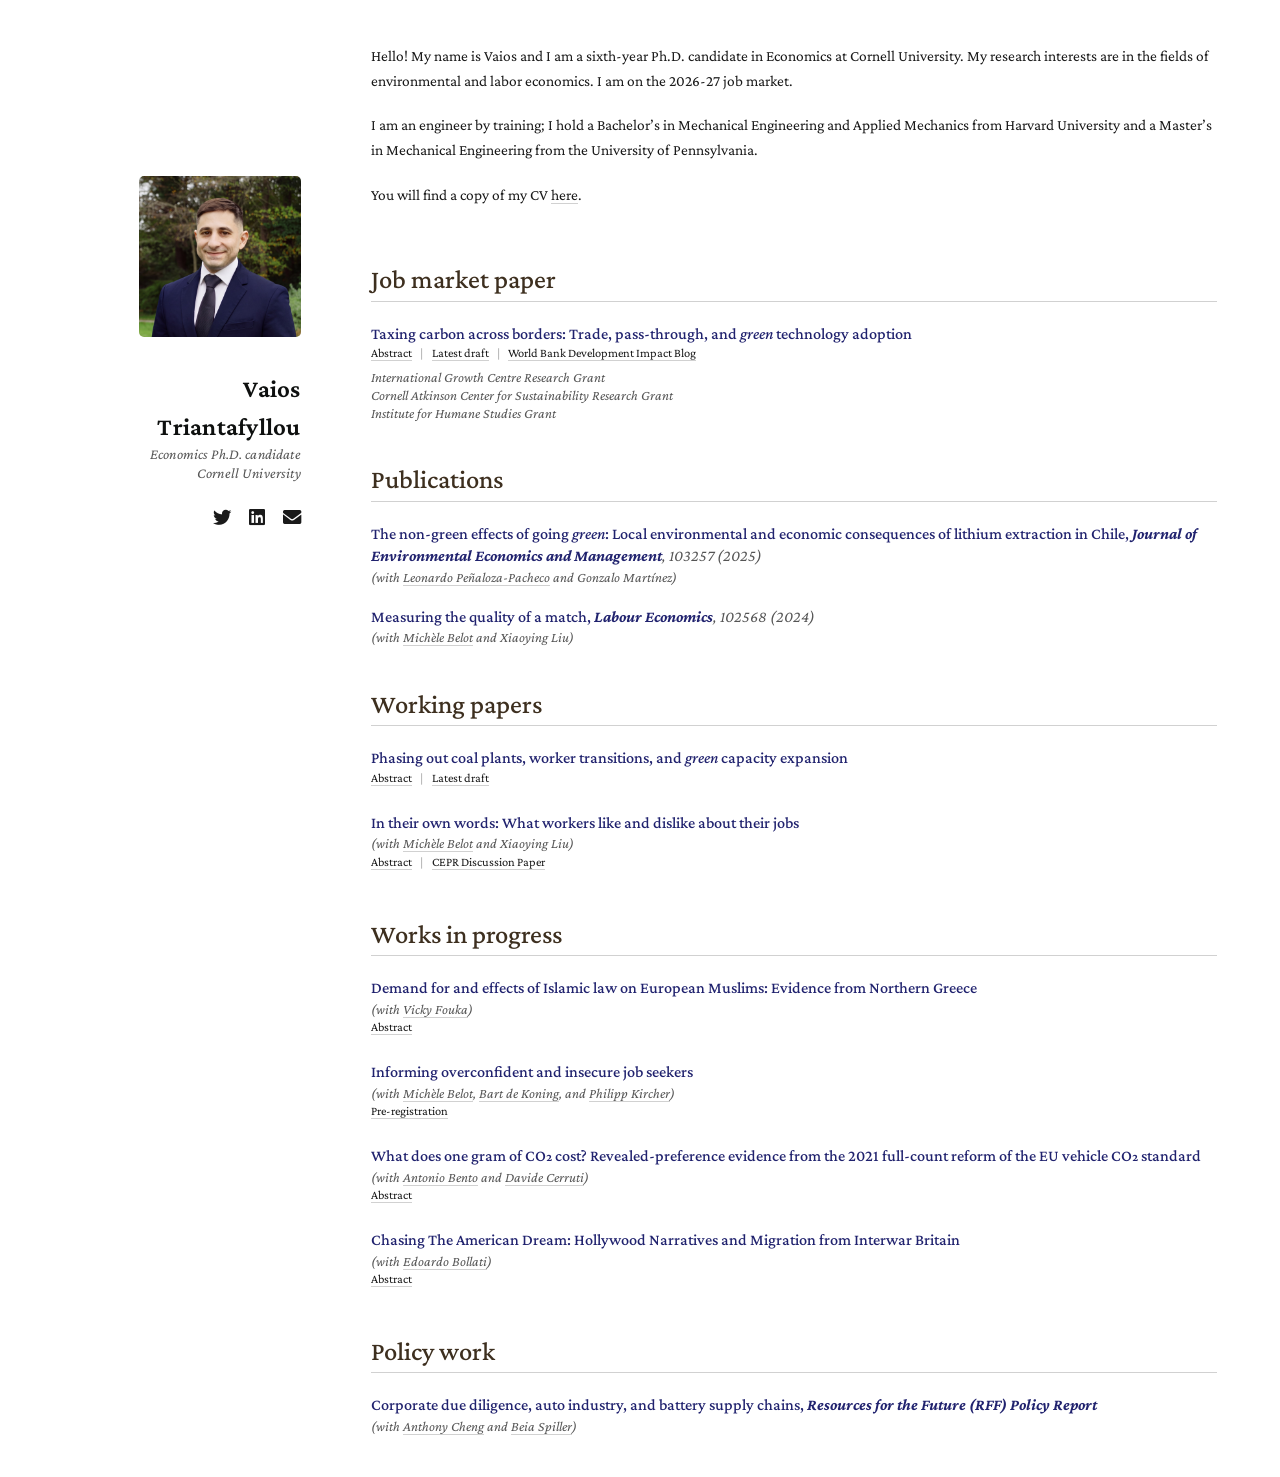
<file: index.html>
<!DOCTYPE HTML>

<html>
	<head>
		<link rel="icon" type="image/png" sizes="any" href="images/logo.png">
		<title>Vaios Triantafyllou - Economics PhD Candidate @ Cornell</title>
		<meta charset="utf-8" />
		<meta name="viewport" content="width=device-width, initial-scale=1" />
		<meta name="description" content="Economics Ph.D. candidate at Cornell" />
		<meta property="og:type" content="website" />
		<meta property="og:title" content="Vaios Triantafyllou" />
		<meta property="og:description" content="Economics Ph.D. candidate at Cornell" />
		<meta property="og:image" content="images/headshot_crop.jpg" />
		<meta name="twitter:card" content="summary" />
		<meta name="twitter:title" content="Vaios Triantafyllou" />
		<meta name="twitter:description" content="Economics Ph.D. candidate at Cornell" />
		<meta name="twitter:image" content="images/headshot_crop.jpg" />
		<link rel="preconnect" href="https://fonts.googleapis.com">
		<link rel="preconnect" href="https://fonts.gstatic.com" crossorigin>
		<link href="https://fonts.googleapis.com/css2?family=Crimson+Pro:ital,wght@0,400;0,500;0,600;0,700;1,400;1,500;1,700&display=swap" rel="stylesheet">
		<link rel="stylesheet" href="assets/css/main.css" />
		<link rel="stylesheet" href="assets/css/custom.css" />
		<style>.hidden { display: none; }</style>
		<meta name="google-site-verification" content="VriglNjL5MLpg-74m9riP_8b8mhx5ZFX9mnHWxCK8qc" />
	</head>
	<!-- Google tag (gtag.js) -->
	<script async src="https://www.googletagmanager.com/gtag/js?id=G-VD57MQQBRS"></script>
	<script>
		window.dataLayer = window.dataLayer || [];
		function gtag(){dataLayer.push(arguments);}
		gtag('js', new Date());

		gtag('config', 'G-VD57MQQBRS');
	</script>


	<body class="is-preload">

		<!-- Header -->
			<section id="header">
				<header>
					<span class="image avatar"><img src="images/headshot_crop.jpg" alt="Vaios Triantafyllou" /></span>
					<h1><strong>Vaios Triantafyllou</strong></h1>
					<h3>Economics Ph.D. candidate</h3>
					<h3>Cornell University</h3>
					<ul class="icons">
						<li><a href="https://twitter.com/vaiostria" class="icon brands fa-twitter"><span class="label">Twitter</span></a></li>
						<li><a href="https://www.linkedin.com/in/vaios-triantafyllou-0349767b/" class="icon brands fa-linkedin"><span class="label">LinkedIn</span></a></li>
						<li><a href="mailto:vt224@cornell.edu" class="icon solid fa-envelope"><span class="label">Email</span></a></li>
					</ul>
				</header>
			</section>

		<!-- Wrapper -->
			<div id="wrapper">

				<!-- Main -->
					<div id="main">

						<!-- One -->
							<section id="one">
								<div class="content">
									<p>Hello! My name is Vaios and I am a sixth-year Ph.D. candidate in Economics at Cornell University. My research interests are in the fields of environmental and labor economics. I am on the 2026-27 job market. </p>

									<p>I am an engineer by training; I hold a Bachelor’s in Mechanical Engineering and Applied Mechanics from Harvard University and a Master’s in Mechanical Engineering from the University of Pennsylvania.</p>
										
									<p>You will find a copy of my CV <a href="docs/cv_triantafyllou.pdf">here</a>.</p>
								</div>
							</section>

						<!-- Job market paper -->
					<section id="job-market-paper" class="section">
						<h2>Job market paper</h2>

							<article class="col-6 col-12-xsmall work-item pub">
							<div class="content">
								<h3 class="pub-title">
								Taxing carbon across borders: Trade, pass-through, and <em>green</em> technology adoption
								</h3>
							<p class="paper-links" style="font-size: 0.85em; margin-bottom: 0.5em;">
								<a href="#" onclick="event.preventDefault(); document.getElementById('abs-cbam').classList.toggle('hidden');">Abstract</a>
								<span style="margin: 0 0.5em; opacity: 0.4;">|</span>
							<a href="docs/jmp_triantafyllou.pdf">Latest draft</a>
								<span style="margin: 0 0.5em; opacity: 0.4;">|</span>
							<a href="https://blogs.worldbank.org/en/impactevaluations/developing-country-exporters-and-rich-country-environmental-stan" target="_blank" rel="noopener">World Bank Development Impact Blog</a>
							</p>
							<div id="abs-cbam" class="hidden" style="font-size: 0.9em; line-height: 1.5; text-align: justify; margin-bottom: 1em;">
							Climate policies in advanced economies increasingly condition market access on the carbon content of production abroad. 
							Foreign suppliers can respond by adopting cleaner technologies, contracting, or redirecting exports to less regulated destinations. 
							I study these responses and their implications for global emissions and welfare in the context of the EU's Carbon Border Adjustment 
							Mechanism (CBAM). To do so, I merge firm-to-firm customs records with administrative and capital-investment data for Indian firms 
							exporting to the EU. Subsequently, I develop a novel taxonomy of green, transitional, and vintage technologies by industry, 
							which I use to classify a database of 60,000 investment projects with a Large Language Model. Firms with more at stake in the 
							EU market expand their stock of green capital projects to preserve access, replacing polluting production processes, and 
							substituting grid electricity for on-site fossil-fuel generation. Less exposed firms divert trade to other destinations. 
							To quantify the aggregate effects, I develop a general equilibrium model of trade and technology adoption among heterogeneous suppliers. 
							CBAM reduces global emissions in the covered industries by 1.9%, at USD 11 per tonne avoided, well below standard estimates of the 
							social cost of carbon. Most of the reduction comes from plant-wide adoption, which also lowers emissions on goods sold outside the EU. 
							If firms could instead clean only their EU-bound production, global emissions reductions would be a third smaller and emissions 
							from sales outside the EU would barely fall.
							</div>
							   <p class="grant"><em>International Growth Centre Research Grant</em></p>
								<p class="grant"><em>Cornell Atkinson Center for Sustainability Research Grant</em></p>
								<p class="grant"><em>Institute for Humane Studies Grant</em></p>
							</div>
						</article>
					</section>

						<!-- Two -->
						<section id="two" class="section">
						<h2>Publications</h2>

						<!-- Publication 1 -->
						<article class="col-6 col-12-xsmall work-item pub">
							<div class="content">
								<h3 class="pub-title">
									<a href="https://doi.org/10.1016/j.jeem.2025.103257">The non-green effects of going <em>green</em>: Local environmental and economic consequences of lithium extraction in Chile,</a>
									<span class="pub-venue"><em>Journal of Environmental Economics and Management</em></span><span class="pub-meta">, 103257 (2025)</span>
								</h3>
								<p class="coauthors">(with <a href="https://www.leonardopenalozapacheco.com/" target="_blank" rel="noopener noreferrer">Leonardo Peñaloza-Pacheco</a> and Gonzalo Martínez)</p>
							</div>
						</article>

						<!-- Publication 2 -->
						<article class="col-6 col-12-xsmall work-item pub">
							<div class="content">
								<h3 class="pub-title">
									<a href="https://doi.org/10.1016/j.labeco.2024.102568">Measuring the quality of a match,</a>
									<span class="pub-venue"><em>Labour Economics</em></span><span class="pub-meta">, 102568 (2024)</span>
								</h3>
								<p class="coauthors">(with <a href="https://sites.google.com/site/mvkbelot/home" target="_blank" rel="noopener noreferrer">Michèle Belot</a> and Xiaoying Liu)</p>
							</div>
						</article>
						</section>

						<!-- Working papers -->
					<section id="working-papers" class="section">
						<h2>Working papers</h2>

						<article class="col-6 col-12-xsmall work-item pub">
						<div class="content">
							<h3 class="pub-title">Phasing out coal plants, worker transitions, and <em>green</em> capacity expansion</h3>

							<p class="paper-links" style="font-size: 0.85em; margin-bottom: 0.5em;">
							<a href="#" onclick="event.preventDefault(); document.getElementById('abs-coal').classList.toggle('hidden');">Abstract</a>
							<span style="margin: 0 0.5em; opacity: 0.4;">|</span>
							<a href="docs/coal_phaseout.pdf">Latest draft</a>
							</p>

							<div id="abs-coal" class="hidden" style="font-size: 0.9em; line-height: 1.5; text-align: justify;">
							In this paper, I study the impact of Germany’s coal phase-out policy on workers. Using confidential matched employer–employee microdata and a triple difference-in-differences design, I compare workers in electricity generation and coal mining to workers in other industries, across districts with differential baseline dependence on coal-fired power generation, before
							and after the introduction of the legislation. I find an 8.6% decline in annual labor earnings and
							a 5.4% reduction in annual days in employment, driven almost entirely by workers in electricity generation. Affected workers were 1.2 p.p. more likely to move into unemployment. The
							effects were concentrated among middle-aged and less-educated workers, those with shorter
							job and labor market tenures, and workers in occupations requiring lower experience levels. In
							an event-study framework around plant closures, I show that workers separating from their establishments experienced larger wage losses compared to those staying, and transitioned into
							greener but lower-paying establishments. While workers did not transition to other districts or
							sectors, they were partially absorbed by greener firms, primarily in those districts where green
							technologies were already abundant.
							</div>

							</div>
						</article>

						<article class="col-6 col-12-xsmall work-item pub">
						<div class="content">
							<h3 class="pub-title">In their own words: What workers like and dislike about their jobs</h3>

							<p class="coauthors">(with <a href="https://sites.google.com/site/mvkbelot/home" target="_blank" rel="noopener noreferrer">Michèle Belot</a> and Xiaoying Liu)</p>
							<p class="paper-links" style="font-size: 0.85em; margin-bottom: 0.5em;">
							<a href="#" onclick="event.preventDefault(); document.getElementById('abs-workers').classList.toggle('hidden');">Abstract</a>
							<span style="margin: 0 0.5em; opacity: 0.4;">|</span>
							<a href="https://cepr.org/publications/dp21044">CEPR Discussion Paper</a>
							</p>

							<div id="abs-workers" class="hidden" style="font-size: 0.9em; line-height: 1.5; text-align: justify;">
							This paper provides novel evidence on the key drivers of job satisfaction. We ask individuals to describe, in their own words, what they like and dislike about their jobs. These open-ended questions allow us to capture what comes to mind most naturally. We analyze the resulting free-text responses using GPT-4 to identify and classify categories of job amenities. Our main study draws on a sample of 500 full-time U.S.-based employees aged 30 to 55. We find that flexible work arrangements, workplace relationships, and autonomy consistently rank among the most valued aspects of work, while poor workplace relationships, long work hours, and heavy workloads dominate the list of dislikes and rank above factors such as pay. Our approach offers a fresh lens on what job amenities workers are most satisfied and dissatisfied with.

							</div>

							</div>
						</article>
					</section>

					<!-- Works in progress -->
					<section id="wip" class="section">
						<h2>Works in progress</h2>

						<article class="col-6 col-12-xsmall work-item pub">
							<div class="content">
								<h3 class="pub-title">Demand for and effects of Islamic law on European Muslims: Evidence from Northern Greece</h3>
								<p class="coauthors">(with <a href="https://sites.google.com/stanford.edu/fouka/home" target="_blank" rel="noopener noreferrer">Vicky Fouka</a>)</p>
									<p class="paper-links" style="font-size: 0.85em; margin-bottom: 0.5em;">
							<a href="#" onclick="event.preventDefault(); document.getElementById('abs-isl').classList.toggle('hidden');">Abstract</a>
							</p>
							<div id="abs-isl" class="hidden" style="font-size: 0.9em; line-height: 1.5; text-align: justify;">
							European Muslim populations have been steadily growing in recent decades, prompting debates about how to reconcile 
							liberal democratic principles with Islamic religious doctrine, particularly in the domain of law, where communities 
							sometimes rely on informal religious institutions to resolve family and inheritance matters, eschewing formal judicial 
							channels. We study the Muslim minority of Northern Greece, historically constrained by Islamic religious law for 
							family and internal community matters, and exploit a 2018 legislative change that gave its members the option to use 
							Greek civil courts for the first time. Collecting original data from the archives of the Civil Courts of First Instance 
							and the archives of religious leaders (Muftis), we document a gradual shift away from the latter and toward civil courts, 
							driven primarily by divorces and thus especially consequential for women. Combining these records with the Greek matched 
							employer-employee microdata, population census, business registry, and household surveys, we find that minority women 
							reduced time spent on domestic tasks and increased labor force participation through self-employment. Both take-up 
							and labor market responses are concentrated in localities where traditional social norms were more prevalent. An ongoing 
							survey examines the underlying mechanisms. Our results speak to debates on multicultural approaches to immigrant 
							integration and the tension between inclusive policies and gender bias in religious law.
							</div>
							</div>
						</article>


						<article class="col-6 col-12-xsmall work-item pub">
							<div class="content">
								<h3 class="pub-title">Informing overconfident and insecure job seekers</h3>
								<p class="coauthors">(with <a href="https://sites.google.com/site/mvkbelot/home" target="_blank" rel="noopener noreferrer">Michèle Belot</a>, <a href="https://sites.google.com/view/bkdekoning/home" target="_blank" rel="noopener noreferrer">Bart de Koning</a>, and <a href="https://philippkircher.com/" target="_blank" rel="noopener noreferrer">Philipp Kircher</a>)</p>
								<p class="paper-links" style="font-size: 0.85em; margin-bottom: 0.5em;"><a href="https://www.socialscienceregistry.org/trials/15463">Pre-registration</a></p>
							</div>
						</article>

						<article class="col-6 col-12-xsmall work-item pub">
							<div class="content">
								<h3 class="pub-title">What does one gram of CO₂ cost? Revealed-preference evidence from the 2021 full-count reform of the EU vehicle CO₂ standard</h3>
								<p class="coauthors">(with <a href="https://priceschool.usc.edu/faculty/directory/antonio-m-bento/" target="_blank" rel="noopener noreferrer">Antonio Bento</a> and <a href="https://davidecerruti.weebly.com/" target="_blank" rel="noopener noreferrer">Davide Cerruti</a>)</p>
								<p class="paper-links" style="font-size: 0.85em; margin-bottom: 0.5em;">
							<a href="#" onclick="event.preventDefault(); document.getElementById('abs-cars').classList.toggle('hidden');">Abstract</a>
							</p>
							<div id="abs-cars" class="hidden" style="font-size: 0.9em; line-height: 1.5; text-align: justify;">
							This paper develops a framework for measuring the marginal cost of non-price regulation by analyzing price and quantity
							responses to regulatory tightening. We focus on the European Union's 2021 adjustment of CO₂ emission standards
							for passenger vehicles, which eliminated the phase-in rule allowing only the cleanest 95% of a manufacturer's fleet to count
							toward compliance. We first establish a sufficient statistic for identifying changes in the shadow cost of regulation.
							Utilizing administrative data on vehicle registrations and transaction prices, we estimate difference-in-differences
							specifications that link post-reform changes in prices and quantities to pre-reform compliance gradients, while controlling
							for vehicle trim fixed effects and comprehensive manufacturer-time and manufacturer-country-time fixed effects. Our empirical
							analysis reveals that the tightening of standards resulted in significant price increases, approximately two percent for
							each standard deviation rise in compliance gradient, and a notable decline in sales quantities by around seven percent.
							These findings enable us to estimate the impact of the regulatory tightening in terms of reduced lifetime vehicle CO₂
							emissions and the shadow cost of compliance, providing valuable insights into the economic implications of non-price regulations.
							</div>
							</div>
						</article>

						<article class="col-6 col-12-xsmall work-item pub">
						<div class="content">
							<h3 class="pub-title">Chasing The American Dream: Hollywood Narratives and Migration from Interwar Britain</h3>

							<p class="coauthors">(with <a href="https://edoardobollati.github.io/" target="_blank" rel="noopener noreferrer">Edoardo Bollati</a>)</p>
							<p class="paper-links" style="font-size: 0.85em; margin-bottom: 0.5em;">
							<a href="#" onclick="event.preventDefault(); document.getElementById('abs-dream').classList.toggle('hidden');">Abstract</a>
							</p>

							<div id="abs-dream" class="hidden" style="font-size: 0.9em; line-height: 1.5; text-align: justify;">
							Pervasive narratives, viral stories that constitute major vectors of change, have been posited to affect individuals’ economic behaviour. However, most of the current literature has focused on changes in people’s beliefs and small-stakes decisions. In this paper, we fill this gap by studying the diffusion of the American Dream narrative through Hollywood movies, linking it to the high-stakes decision of migrating from Interwar England to the New World. We combine newly digitized data on the spatial distribution of cinema theatres and the supply chain of the film industry across England with administrative data on sub-national migration patterns. In a difference-in-differences framework, we exploit the sudden expansion in production of American films, comparing areas with differential pre-existing presence of cinema theaters across England. Our preliminary analysis suggests that higher exposure to the American Dream narrative increased out-migration towards the US.
							</div>

							</div>
						</article>

					</section>


					<!-- Policy work -->
					<section id="policy" class="section">
						<h2>Policy work</h2>
						<article class="col-6 col-12-xsmall work-item pub">
							<div class="content">
								<h3 class="pub-title">
									<a href="https://www.rff.org/publications/reports/corporate-due-diligence-auto-industry-and-battery-supply-chains/" target="_blank" rel="noopener noreferrer">Corporate due diligence, auto industry, and battery supply chains</a>,
									<span class="pub-venue"><em>Resources for the Future (RFF) Policy Report</em></span>
								</h3>
								<p class="coauthors">(with <a href="https://acheng98.github.io/about.html" target="_blank" rel="noopener noreferrer">Anthony Cheng</a> and <a href="https://sites.google.com/site/ebeiaspiller/home" target="_blank" rel="noopener noreferrer">Beia Spiller</a>)</p>
							</div>
						</article>
					</section>


			</div>
		</div>

		<!-- Scripts -->
			<script src="assets/js/jquery.min.js"></script>
			<script src="assets/js/jquery.scrollex.min.js"></script>
			<script src="assets/js/jquery.scrolly.min.js"></script>
			<script src="assets/js/browser.min.js"></script>
			<script src="assets/js/breakpoints.min.js"></script>
			<script src="assets/js/util.js"></script>
			<script src="assets/js/main.js"></script>

	</body>
</html>
</file>
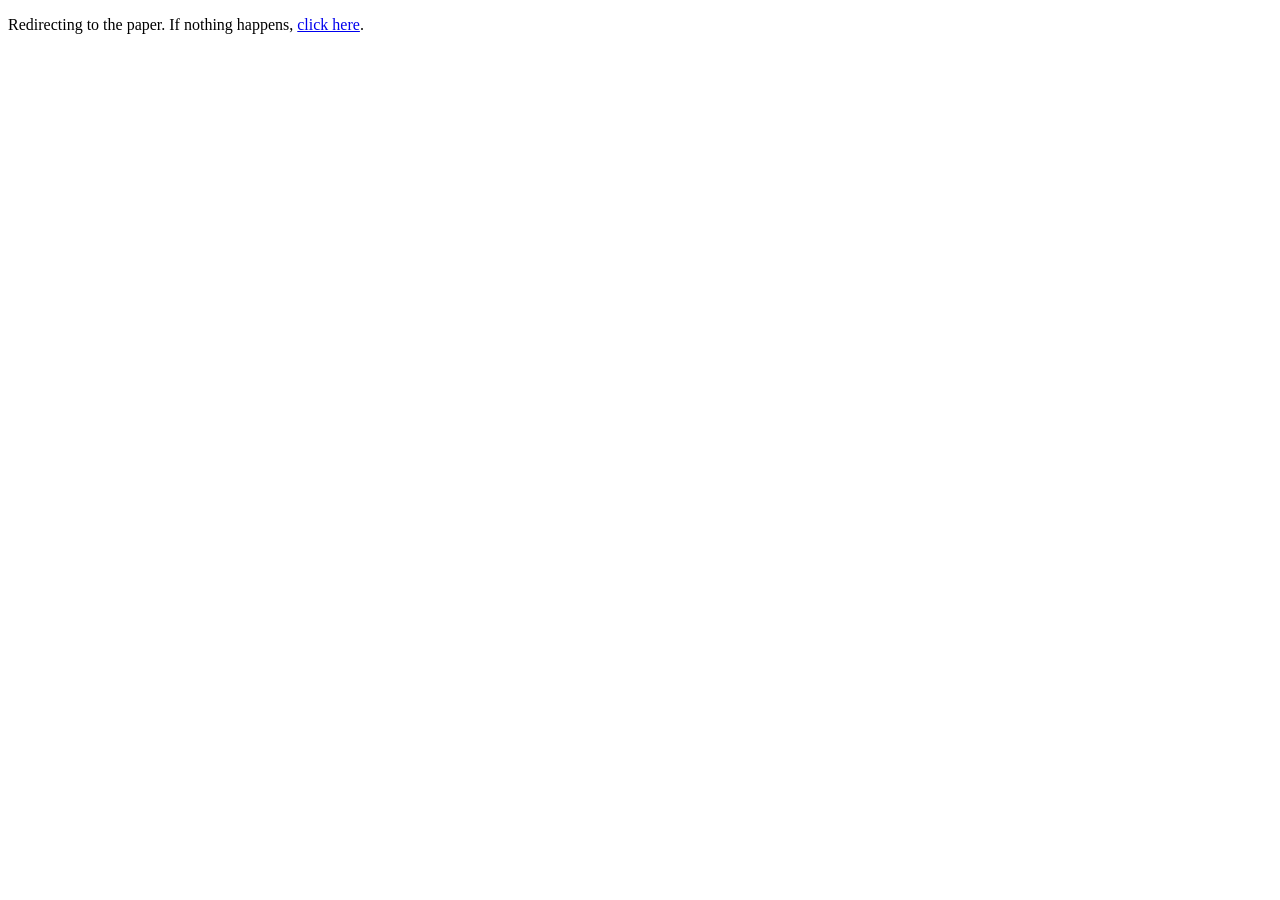
<file: jmp/index.html>
<!DOCTYPE html>
<html lang="en">
	<head>
		<meta charset="utf-8" />
		<title>Job Market Paper - Vaios Triantafyllou</title>
		<meta name="robots" content="noindex" />
		<meta http-equiv="refresh" content="0; url=../docs/jmp_triantafyllou.pdf" />
		<link rel="canonical" href="../docs/jmp_triantafyllou.pdf" />
	</head>
	<body>
		<p>Redirecting to the paper. If nothing happens, <a href="../docs/jmp_triantafyllou.pdf">click here</a>.</p>
	</body>
</html>
</file>
<file: assets/css/custom.css>
/* =========================================================
   Custom site styles. Loaded after main.css so it overrides.
   Edit this file to change the look — avoid inline styles.

   ----- Theme tokens -----
   To recolor the site, change --accent.
   To change the font, change --font-serif.
   ========================================================= */

:root {
	/* Accent color used ONLY for section headings (Publications, etc.)
	   and small hover touches. Try alternatives:
	     #8b1a1a  muted Cornell red (current)
	     #1f3a5f  deep slate blue
	     #2d5547  dark forest green
	     #4a3b2a  warm bistre brown
	*/
	--accent: #3d2f1f;

	--font-serif: 'Crimson Pro', Georgia, 'Times New Roman', serif;

	--ink:        #1a1a1a;
	--ink-muted:  #555;
	--rule:       rgba(0, 0, 0, 0.18);
}

/* ---------- Base typography (one font, everywhere) ---------- */

body,
input, select, textarea,
h1, h2, h3, h4, h5, h6,
p, li, a, span, em, strong {
	font-family: var(--font-serif);
}

body {
	color: var(--ink);
}

/* Base link styling — dark text with a quiet underline that
   lights up on hover. No color change ever (override the
   template's !important blue hover). */
a,
a:hover,
a:visited {
	color: inherit !important;
	text-decoration: none;
	border-bottom: 1px solid var(--rule);
	transition: border-color 0.15s ease;
}

a:hover {
	border-bottom-color: var(--accent) !important;
}

/* ---------- Sidebar header ---------- */

/* Move sidebar from right to left (overrides main.css positioning).
   Also widen the column from the template's 21em default. */
#header {
	right: auto;
	left: 5em;
	width: 25em;
}

#wrapper {
	padding-right: 0;
	padding-left: 30em;
}

#header > header .avatar {
	width: 15em;
	margin-right: 0;
	margin-left: auto;
}

/* Right-align the entire sidebar header so the avatar, title, subtitle,
   and icons all hug the right edge (closer to the main text column).
   Reduce the template's 3em right padding so they sit even closer. */
#header > header {
	padding-right: 0.5em;
	text-align: right;
}

#header .icons {
	text-align: right;
}

@media screen and (max-width: 1280px) {
	#header {
		left: 5em;
		width: 16em;
	}
	#wrapper {
		padding-left: 21em;
	}
	/* The 15em avatar overflows the 16em sidebar (after padding only 12.5em
	   of content area is left), and #header's overflow:auto clips the right
	   edge with a sharp corner. Shrink the avatar so it fits. */
	#header > header .avatar {
		width: 11em;
	}
}

/* On medium/small screens the sidebar is an off-canvas panel that slides
   in from the side. Flip the slide direction so it comes from the left. */
@media screen and (max-width: 1024px) {
	#wrapper {
		padding-left: 0;
	}

	#header {
		-moz-transform: translateX(-23em);
		-webkit-transform: translateX(-23em);
		-ms-transform: translateX(-23em);
		transform: translateX(-23em);
	}

	body.header-visible #wrapper,
	body.header-visible #titleBar {
		-moz-transform: translateX(23em);
		-webkit-transform: translateX(23em);
		-ms-transform: translateX(23em);
		transform: translateX(23em);
	}


	#titleBar .toggle {
		left: 6px;
		right: auto;
		top: 0;
		width: 44px;
		height: 44px;
	}

	#titleBar .toggle:before {
		content: '';
		position: absolute;
		display: block;
		top: 15px;
		left: 12px;
		right: auto;
		width: 20px;
		height: 2px;
		border-radius: 2px;
		background: var(--accent);
		box-shadow: 0 6px 0 var(--accent), 0 12px 0 var(--accent);
		font-size: 0;
	}

	#titleBar .title {
		padding-left: 62px;
	}
	#header > header {
		padding: 2em;
		text-align: center;
	}

	#header > header .avatar {
		width: 60%;
		max-width: 13em;
		margin: 0 auto 1.6875em auto;
	}

	#header .icons {
		text-align: center;
	}
}

/* Phone breakpoint: the template defines a separate, narrower panel at
   ≤736px (main.css:3337+). Mirror the left-slide flip with phone-sized
   numbers so the wrapper push matches the panel width and the toggle
   remains on screen when the panel is open. */
@media screen and (max-width: 736px) {
	#header {
		right: auto;
		left: 0;
		width: 17em;
		-moz-transform: translateX(-17em);
		-webkit-transform: translateX(-17em);
		-ms-transform: translateX(-17em);
		transform: translateX(-17em);
	}

	#header > header .avatar {
		width: 6em;
		margin: 0 auto 1.6875em auto;
	}

	body.header-visible #wrapper,
	body.header-visible #titleBar {
		-moz-transform: translateX(17em);
		-webkit-transform: translateX(17em);
		-ms-transform: translateX(17em);
		transform: translateX(17em);
	}
}

#header h1 {
	font-weight: 600;
	letter-spacing: 0.01em;
}

#header h3 {
	font-weight: 400;
	font-style: italic;
	color: var(--ink-muted);
	letter-spacing: 0.01em;
	margin: 0;
	padding: 0;
	line-height: 1.3;
}

/* Breathing room between "Cornell University" h3 and the icons row. */
#header .icons {
	margin-top: 1.5em;
}

/* Sidebar social icons — dark by default, accent on hover.
   The template sets these to light blue via an invalid #black
   declaration that falls back to the global a { color: #87cefa }.
   These overrides need !important to win. */
#header .icons a,
#header .icons a:visited {
	color: var(--ink) !important;
	border-bottom: none;
}

#header .icons a:hover {
	color: var(--accent) !important;
	border-bottom: none;
}

/* ---------- Section headings (the only place accent is used) ---------- */
section > h2 {
	font-weight: 500;
	font-size: 1.8em;
	color: var(--accent);
	border-bottom: 1px solid var(--rule);
	padding-bottom: 0.3em;
	margin-bottom: 0.8em;
}

/* ---------- Layout ----------
   Reduce the template's huge 8em top padding on #main (main.css:2980)
   so "Hello!" sits closer to the top of the page. */
#main {
	padding-top: 2em;
	max-width: 70em;
}

/* ---------- Section spacing ----------
   Override the template's #main > section rule (main.css:2987),
   which adds a 2px gray border-top and a wide 4em gap between
   sections. Same specificity as template, loaded after, so wins. */
#main > section {
	border-top: 0;
	padding-top: 1.5em;
	margin-top: 1em;
}

#main > section:first-child {
	padding-top: 0;
	margin-top: 0;
}

.section {
	padding-top: 1.5em;
	margin-top: 1em;
}

/* ---------- Publications / papers / WIP ---------- */
.pub {
	margin-bottom: 1.25em;
}

.pub-title {
	font-weight: 500;
	font-size: 1.1em;
	margin: 0 0 0.25em 0;
	line-height: 1.4;
	color: var(--ink);
}

.pub-venue {
	font-style: italic;
	font-weight: 700;
}

.pub-meta {
	font-style: italic;
	font-weight: normal;
	color: var(--ink-muted);
}

/* Co-author line — small, italic, muted.
   Zero out the template's p padding-bottom (main.css:151). */
.coauthors {
	font-size: 0.95em;
	font-style: italic;
	color: var(--ink-muted);
	margin: 0.15em 0 0 0;
	padding: 0;
	line-height: 1.4;
}

/* Small download / pre-registration links beneath an entry.
   Zero out the template's p padding-bottom (main.css:151). */
.paper-links {
	font-size: 0.95em;
	margin: 0.4em 0 0 0;
	padding: 0;
	line-height: 1.4;
}

	.paper-links a + a {
		margin-left: 1em;
	}

/* Grant / award tag beneath a working paper title.
   Zero out the template's p padding-bottom (main.css:151) so
   consecutive grants stack tightly. */
.grant {
	font-size: 0.95em;
	font-style: italic;
	color: var(--ink-muted);
	margin: 0.1em 0 0 0;
	padding: 0;
	line-height: 1.3;
}

/* ---------- Bio paragraphs ---------- */
#one .content p {
	text-align: left;
	font-size: 1.05em;
	line-height: 1.6;
}

	/* CV "here" link — turn blue on hover (overrides the global a:hover
	   border-bottom-color rule, which uses the bistre accent). */
	#one .content p a:hover {
		color: #1f3a5f !important;
		border-bottom-color: #1f3a5f !important;
	}

#header header h1 {
    font-size: 1.7em;
}
</file>
<file: assets/css/main.css>
@import url("fontawesome-all.min.css");
@import url("https://fonts.googleapis.com/css?family=Lato:400,400italic,700,700italic|Source+Code+Pro:400");

/*
	Read Only by Pixelarity
	pixelarity.com | hello@pixelarity.com
	License: pixelarity.com/license
*/

html, body, div, span, applet, object,
iframe, h1, h2, h3, h4, h5, h6, p, blockquote,
pre, a, abbr, acronym, address, big, cite,
code, del, dfn, em, img, ins, kbd, q, s, samp,
small, strike, strong, sub, sup, tt, var, b,
u, i, center, dl, dt, dd, ol, ul, li, fieldset,
form, label, legend, table, caption, tbody,
tfoot, thead, tr, th, td, article, aside,
canvas, details, embed, figure, figcaption,
footer, header, hgroup, menu, nav, output, ruby,
section, summary, time, mark, audio, video {
	margin: 0;
	padding: 0;
	border: 0;
	font-size: 100%;
	font: inherit;
	vertical-align: baseline;}

article, aside, details, figcaption, figure,
footer, header, hgroup, menu, nav, section {
	display: block;}

body {
	line-height: 1;
}

ol, ul {
	list-style: none;
}

blockquote, q {
	quotes: none;
}

	blockquote:before, blockquote:after, q:before, q:after {
		content: '';
		content: none;
	}

table {
	border-collapse: collapse;
	border-spacing: 0;
}

body {
	-webkit-text-size-adjust: none;
}

mark {
	background-color: transparent;
	color: inherit;
}

input::-moz-focus-inner {
	border: 0;
	padding: 0;
}

input, select, textarea {
	-moz-appearance: none;
	-webkit-appearance: none;
	-ms-appearance: none;
	appearance: none;
}

.work-item-content {
	display: flex;
	align-items: flex-start; /* Align items to the top by default */
  
	/* Apply media query for small screens (adjust the breakpoint as needed) */
	@media (max-width: 768px) {
	  flex-direction: column; /* Stack items vertically on small screens */
	  align-items: flex-start; /* Align items to the top on small screens */
	}
  }
  
  

/* Basic */

	html {
		box-sizing: border-box;
	}

	*, *:before, *:after {
		box-sizing: inherit;
	}

	body {
		background: #fff;
	}

		body.is-preload *, body.is-preload *:before, body.is-preload *:after {
			-moz-animation: none !important;
			-webkit-animation: none !important;
			-ms-animation: none !important;
			animation: none !important;
			-moz-transition: none !important;
			-webkit-transition: none !important;
			-ms-transition: none !important;
			transition: none !important;
		}

	body, input, select, textarea {
		color: #black;
		font-family: "Source Sans Pro", Helvetica, sans-serif;
		font-size: 1em;
		max-width:100%;
		font-weight: 400;
		line-height: 1.75em;
	}

	a {
		-moz-transition: color 0.2s ease-in-out, border-color 0.2s ease-in-out;
		-webkit-transition: color 0.2s ease-in-out, border-color 0.2s ease-in-out;
		-ms-transition: color 0.2s ease-in-out, border-color 0.2s ease-in-out;
		transition: color 0.2s ease-in-out, border-color 0.2s ease-in-out;
		border-bottom: dotted 1px;
		color: #87cefa;
		text-decoration: none;
	}

		a:hover {
			border-bottom-color: transparent;
			color: #5dade2 !important;
			text-decoration: none;
		}

	strong, b {
		color: #white;
		font-weight: 650;
		text-align: center;
	}

	em, i {
		font-style: italic;
	}

	p {
		margin: 0 0 2em 0;
		margin-bottom: 5px; 
		padding-bottom: 20px; 
	}

	h3 {
		color: #black;
		font-weight: 400;
		line-height: 1em;
		margin: 0 0 1em 0;
	}

	h1, h2, h4, h5, h6 {
		color: #black;
		font-weight: 400;
		line-height: 1em;
		margin: 0 0 0.5em 0;
		margin-top: 0.1em;
		margin-bottom: 1em;
	}

		h1 a, h2 a, h3 a, h4 a, h5 a, h6 a {
			border: 0;
			color: inherit;
			text-decoration: none;
		}

		h1 a, h2 a, h3 a, h4 a, h5 a, h6 a {
			color: inherit;
			text-decoration: none;
		}
	
		h1 {
			font-size: 2em;
			line-height: 1.5em;
		}
	
		h2 {
			font-size: 1.5em;
			line-height: 1em;
		}

		p {
			font-size: 100%;
			line-height: 1.5em;
		}

		h2 strong {
			display: inline-block; /* Maintain inline layout */
			font-size: inherit; /* Inherit font size from parent h2 element */
			transform: scale(1.2); /* Adjust the scale value as needed */
			text-align: center;
		}
	
		h3 {
			font-size: 1em;
			line-height: 1.5em;
		}
	
		h4 {
			font-size: 1.1em;
			line-height: 1.5em;
		}
	
		h5 {
			font-size: 0.9em;
			line-height: 1.5em;
		}
	
		h6 {
			font-size: 0.7em;
			line-height: 1.5em;
		}
	
		sub {
			font-size: 0.8em;
			position: relative;
			top: 0.5em;
		}
	
		sup {
			font-size: 0.8em;
			position: relative;
			top: -0.5em;
		}
	
		hr {
			border: 0;
			border-bottom: solid 2px #efefef;
			margin: 2em 0;
		}
	
			hr.major {
				margin: 3em 0;
			}
	
		blockquote {
			border-left: solid 6px #efefef;
			font-style: italic;
			margin: 0 0 2em 0;
			padding: 0.5em 0 0.5em 1.5em;
		}
	
		code {
			background: #f7f7f7;
			border-radius: 0.35em;
			border: solid 2px #efefef;
			font-family: "Courier New", monospace;
			font-size: 0.9em;
			margin: 0 0.25em;
			padding: 0.25em 0.65em;
		}
	
		pre {
			-webkit-overflow-scrolling: touch;
			font-family: "Courier New", monospace;
			font-size: 0.9em;
			margin: 0 0 2em 0;
		}
	
			pre code {
				display: block;
				line-height: 1.75em;
				padding: 1em 1.5em;
				overflow-x: auto;
			}
	
		.align-left {
			text-align: left;
		}
	
		.align-center {
			text-align: center;
		}
	
		.align-right {
			text-align: right;
		}
	

/* Style for the title */
.content h3 {
    margin: 0; /* Reset the default margin */
	color: rgb(32, 34, 110) !important;
}

.content h3 strong {
    color: rgb(47, 47, 218) !important;
}

/* Style for the text below the title */
.content p {
    margin: 0; /* Reset the default margin */
}

/* Container */

	.container {
		margin: 0 auto;
		max-width: calc(100% - 4em);
		width: 100%;
	}

		.container.xsmall {
			width: 25%;
		}

		.container.small {
			width: 50%;
		}

		.container.medium {
			width: 75%;
		}

		.container.large {
			width: 125%;
		}

		.container.xlarge {
			width: 150%;
		}

		.container.max {
			width: 100%;
		}

		@media screen and (max-width: 980px) {

			.container {
				width: 100% !important;
				max-width: 100% !important;
			}

		}

		@media screen and (max-width: 480px) {

			.container {
				max-width: calc(100% - 3em);
			}

		}



/* Row */

	.row {
		display: flex;
		flex-wrap: wrap;
		box-sizing: border-box;
		align-items: stretch;
	}

		.row > * {
			box-sizing: border-box;
		}

		.row.gtr-uniform > * > :last-child {
			margin-bottom: 0;
		}

		.row.aln-left {
			justify-content: flex-start;
		}

		.row.aln-center {
			justify-content: center;
		}

		.row.aln-right {
			justify-content: flex-end;
		}

		.row.aln-top {
			align-items: flex-start;
		}

		.row.aln-middle {
			align-items: center;
		}

		.row.aln-bottom {
			align-items: flex-end;
		}

		.row > .imp {
			order: -1;
		}

		.row > .col-1 {
			width: 8.33333%;
		}

		.row > .off-1 {
			margin-left: 8.33333%;
		}

		.row > .col-2 {
			width: 16.66667%;
		}

		.row > .off-2 {
			margin-left: 16.66667%;
		}

		.row > .col-3 {
			width: 25%;
		}

		.row > .off-3 {
			margin-left: 25%;
		}

		.row > .col-4 {
			width: 33.33333%;
		}

		.row > .off-4 {
			margin-left: 33.33333%;
		}

		.row > .col-5 {
			width: 41.66667%;
		}

		.row > .off-5 {
			margin-left: 41.66667%;
		}

		.row > .col-6 {
			width: 50%;
		}

		.row > .off-6 {
			margin-left: 50%;
		}

		.row > .col-7 {
			width: 58.33333%;
		}

		.row > .off-7 {
			margin-left: 58.33333%;
		}

		.row > .col-8 {
			width: 66.66667%;
		}

		.row > .off-8 {
			margin-left: 66.66667%;
		}

		.row > .col-9 {
			width: 75%;
		}

		.row > .off-9 {
			margin-left: 75%;
		}

		.row > .col-10 {
			width: 83.33333%;
		}

		.row > .off-10 {
			margin-left: 83.33333%;
		}

		.row > .col-11 {
			width: 91.66667%;
		}

		.row > .off-11 {
			margin-left: 91.66667%;
		}

		.row > .col-12 {
			width: 100%;
		}

		.row > .off-12 {
			margin-left: 100%;
		}

		.row.gtr-0 {
			margin-top: 0;
			margin-left: 0em;
		}

			.row.gtr-0 > * {
				padding: 0 0 0 0em;
			}

			.row.gtr-0.gtr-uniform {
				margin-top: 0em;
			}

				.row.gtr-0.gtr-uniform > * {
					padding-top: 0em;
				}

		.row.gtr-25 {
			margin-top: 0;
			margin-left: -0.5em;
		}

			.row.gtr-25 > * {
				padding: 0 0 0 0.5em;
			}

			.row.gtr-25.gtr-uniform {
				margin-top: -0.5em;
			}

				.row.gtr-25.gtr-uniform > * {
					padding-top: 0.5em;
				}

		.row.gtr-50 {
			margin-top: 0;
			margin-left: -1em;
		}

			.row.gtr-50 > * {
				padding: 0 0 0 1em;
			}

			.row.gtr-50.gtr-uniform {
				margin-top: -1em;
			}

				.row.gtr-50.gtr-uniform > * {
					padding-top: 1em;
				}

		.row {
			margin-top: 0;
			margin-left: -2em;
		}

			.row > * {
				padding: 0 0 0 2em;
			}

			.row.gtr-uniform {
				margin-top: -2em;
			}

				.row.gtr-uniform > * {
					padding-top: 2em;
				}

		.row.gtr-150 {
			margin-top: 0;
			margin-left: -3em;
		}

			.row.gtr-150 > * {
				padding: 0 0 0 3em;
			}

			.row.gtr-150.gtr-uniform {
				margin-top: -3em;
			}

				.row.gtr-150.gtr-uniform > * {
					padding-top: 3em;
				}

		.row.gtr-200 {
			margin-top: 0;
			margin-left: -4em;
		}

			.row.gtr-200 > * {
				padding: 0 0 0 4em;
			}

			.row.gtr-200.gtr-uniform {
				margin-top: -4em;
			}

				.row.gtr-200.gtr-uniform > * {
					padding-top: 4em;
				}

		@media screen and (max-width: 1680px) {

			.row {
				display: flex;
				flex-wrap: wrap;
				box-sizing: border-box;
				align-items: stretch;
			}

				.row > * {
					box-sizing: border-box;
				}

				.row.gtr-uniform > * > :last-child {
					margin-bottom: 0;
				}

				.row.aln-left {
					justify-content: flex-start;
				}

				.row.aln-center {
					justify-content: center;
				}

				.row.aln-right {
					justify-content: flex-end;
				}

				.row.aln-top {
					align-items: flex-start;
				}

				.row.aln-middle {
					align-items: center;
				}

				.row.aln-bottom {
					align-items: flex-end;
				}

				.row > .imp-xlarge {
					order: -1;
				}

				.row > .col-1-xlarge {
					width: 8.33333%;
				}

				.row > .off-1-xlarge {
					margin-left: 8.33333%;
				}

				.row > .col-2-xlarge {
					width: 16.66667%;
				}

				.row > .off-2-xlarge {
					margin-left: 16.66667%;
				}

				.row > .col-3-xlarge {
					width: 25%;
				}

				.row > .off-3-xlarge {
					margin-left: 25%;
				}

				.row > .col-4-xlarge {
					width: 33.33333%;
				}

				.row > .off-4-xlarge {
					margin-left: 33.33333%;
				}

				.row > .col-5-xlarge {
					width: 41.66667%;
				}

				.row > .off-5-xlarge {
					margin-left: 41.66667%;
				}

				.row > .col-6-xlarge {
					width: 50%;
				}

				.row > .off-6-xlarge {
					margin-left: 50%;
				}

				.row > .col-7-xlarge {
					width: 58.33333%;
				}

				.row > .off-7-xlarge {
					margin-left: 58.33333%;
				}

				.row > .col-8-xlarge {
					width: 66.66667%;
				}

				.row > .off-8-xlarge {
					margin-left: 66.66667%;
				}

				.row > .col-9-xlarge {
					width: 75%;
				}

				.row > .off-9-xlarge {
					margin-left: 75%;
				}

				.row > .col-10-xlarge {
					width: 83.33333%;
				}

				.row > .off-10-xlarge {
					margin-left: 83.33333%;
				}

				.row > .col-11-xlarge {
					width: 91.66667%;
				}

				.row > .off-11-xlarge {
					margin-left: 91.66667%;
				}

				.row > .col-12-xlarge {
					width: 100%;
				}

				.row > .off-12-xlarge {
					margin-left: 100%;
				}

				.row.gtr-0 {
					margin-top: 0;
					margin-left: 0em;
				}

					.row.gtr-0 > * {
						padding: 0 0 0 0em;
					}

					.row.gtr-0.gtr-uniform {
						margin-top: 0em;
					}

						.row.gtr-0.gtr-uniform > * {
							padding-top: 0em;
						}

				.row.gtr-25 {
					margin-top: 0;
					margin-left: -0.5em;
				}

					.row.gtr-25 > * {
						padding: 0 0 0 0.5em;
					}

					.row.gtr-25.gtr-uniform {
						margin-top: -0.5em;
					}

						.row.gtr-25.gtr-uniform > * {
							padding-top: 0.5em;
						}

				.row.gtr-50 {
					margin-top: 0;
					margin-left: -1em;
				}

					.row.gtr-50 > * {
						padding: 0 0 0 1em;
					}

					.row.gtr-50.gtr-uniform {
						margin-top: -1em;
					}

						.row.gtr-50.gtr-uniform > * {
							padding-top: 1em;
						}

				.row {
					margin-top: 0;
					margin-left: -2em;
				}

					.row > * {
						padding: 0 0 0 2em;
					}

					.row.gtr-uniform {
						margin-top: -2em;
					}

						.row.gtr-uniform > * {
							padding-top: 2em;
						}

				.row.gtr-150 {
					margin-top: 0;
					margin-left: -3em;
				}

					.row.gtr-150 > * {
						padding: 0 0 0 3em;
					}

					.row.gtr-150.gtr-uniform {
						margin-top: -3em;
					}

						.row.gtr-150.gtr-uniform > * {
							padding-top: 3em;
						}

				.row.gtr-200 {
					margin-top: 0;
					margin-left: -4em;
				}

					.row.gtr-200 > * {
						padding: 0 0 0 4em;
					}

					.row.gtr-200.gtr-uniform {
						margin-top: -4em;
					}

						.row.gtr-200.gtr-uniform > * {
							padding-top: 4em;
						}

		}

		@media screen and (max-width: 1280px) {

			.row {
				display: flex;
				flex-wrap: wrap;
				box-sizing: border-box;
				align-items: stretch;
			}

				.row > * {
					box-sizing: border-box;
				}

				.row.gtr-uniform > * > :last-child {
					margin-bottom: 0;
				}

				.row.aln-left {
					justify-content: flex-start;
				}

				.row.aln-center {
					justify-content: center;
				}

				.row.aln-right {
					justify-content: flex-end;
				}

				.row.aln-top {
					align-items: flex-start;
				}

				.row.aln-middle {
					align-items: center;
				}

				.row.aln-bottom {
					align-items: flex-end;
				}

				.row > .imp-large {
					order: -1;
				}

				.row > .col-1-large {
					width: 8.33333%;
				}

				.row > .off-1-large {
					margin-left: 8.33333%;
				}

				.row > .col-2-large {
					width: 16.66667%;
				}

				.row > .off-2-large {
					margin-left: 16.66667%;
				}

				.row > .col-3-large {
					width: 25%;
				}

				.row > .off-3-large {
					margin-left: 25%;
				}

				.row > .col-4-large {
					width: 33.33333%;
				}

				.row > .off-4-large {
					margin-left: 33.33333%;
				}

				.row > .col-5-large {
					width: 41.66667%;
				}

				.row > .off-5-large {
					margin-left: 41.66667%;
				}

				.row > .col-6-large {
					width: 50%;
				}

				.row > .off-6-large {
					margin-left: 50%;
				}

				.row > .col-7-large {
					width: 58.33333%;
				}

				.row > .off-7-large {
					margin-left: 58.33333%;
				}

				.row > .col-8-large {
					width: 66.66667%;
				}

				.row > .off-8-large {
					margin-left: 66.66667%;
				}

				.row > .col-9-large {
					width: 75%;
				}

				.row > .off-9-large {
					margin-left: 75%;
				}

				.row > .col-10-large {
					width: 83.33333%;
				}

				.row > .off-10-large {
					margin-left: 83.33333%;
				}

				.row > .col-11-large {
					width: 91.66667%;
				}

				.row > .off-11-large {
					margin-left: 91.66667%;
				}

				.row > .col-12-large {
					width: 100%;
				}

				.row > .off-12-large {
					margin-left: 100%;
				}

				.row.gtr-0 {
					margin-top: 0;
					margin-left: 0em;
				}

					.row.gtr-0 > * {
						padding: 0 0 0 0em;
					}

					.row.gtr-0.gtr-uniform {
						margin-top: 0em;
					}

						.row.gtr-0.gtr-uniform > * {
							padding-top: 0em;
						}

				.row.gtr-25 {
					margin-top: 0;
					margin-left: -0.375em;
				}

					.row.gtr-25 > * {
						padding: 0 0 0 0.375em;
					}

					.row.gtr-25.gtr-uniform {
						margin-top: -0.375em;
					}

						.row.gtr-25.gtr-uniform > * {
							padding-top: 0.375em;
						}

				.row.gtr-50 {
					margin-top: 0;
					margin-left: -0.75em;
				}

					.row.gtr-50 > * {
						padding: 0 0 0 0.75em;
					}

					.row.gtr-50.gtr-uniform {
						margin-top: -0.75em;
					}

						.row.gtr-50.gtr-uniform > * {
							padding-top: 0.75em;
						}

				.row {
					margin-top: 0;
					margin-left: -1.5em;
				}

					.row > * {
						padding: 0 0 0 1.5em;
					}

					.row.gtr-uniform {
						margin-top: -1.5em;
					}

						.row.gtr-uniform > * {
							padding-top: 1.5em;
						}

				.row.gtr-150 {
					margin-top: 0;
					margin-left: -2.25em;
				}

					.row.gtr-150 > * {
						padding: 0 0 0 2.25em;
					}

					.row.gtr-150.gtr-uniform {
						margin-top: -2.25em;
					}

						.row.gtr-150.gtr-uniform > * {
							padding-top: 2.25em;
						}

				.row.gtr-200 {
					margin-top: 0;
					margin-left: -3em;
				}

					.row.gtr-200 > * {
						padding: 0 0 0 3em;
					}

					.row.gtr-200.gtr-uniform {
						margin-top: -3em;
					}

						.row.gtr-200.gtr-uniform > * {
							padding-top: 3em;
						}

		}

		@media screen and (max-width: 1024px) {

			.row {
				display: flex;
				flex-wrap: wrap;
				box-sizing: border-box;
				align-items: stretch;
			}

				.row > * {
					box-sizing: border-box;
				}

				.row.gtr-uniform > * > :last-child {
					margin-bottom: 0;
				}

				.row.aln-left {
					justify-content: flex-start;
				}

				.row.aln-center {
					justify-content: center;
				}

				.row.aln-right {
					justify-content: flex-end;
				}

				.row.aln-top {
					align-items: flex-start;
				}

				.row.aln-middle {
					align-items: center;
				}

				.row.aln-bottom {
					align-items: flex-end;
				}

				.row > .imp-medium {
					order: -1;
				}

				.row > .col-1-medium {
					width: 8.33333%;
				}

				.row > .off-1-medium {
					margin-left: 8.33333%;
				}

				.row > .col-2-medium {
					width: 16.66667%;
				}

				.row > .off-2-medium {
					margin-left: 16.66667%;
				}

				.row > .col-3-medium {
					width: 25%;
				}

				.row > .off-3-medium {
					margin-left: 25%;
				}

				.row > .col-4-medium {
					width: 33.33333%;
				}

				.row > .off-4-medium {
					margin-left: 33.33333%;
				}

				.row > .col-5-medium {
					width: 41.66667%;
				}

				.row > .off-5-medium {
					margin-left: 41.66667%;
				}

				.row > .col-6-medium {
					width: 50%;
				}

				.row > .off-6-medium {
					margin-left: 50%;
				}

				.row > .col-7-medium {
					width: 58.33333%;
				}

				.row > .off-7-medium {
					margin-left: 58.33333%;
				}

				.row > .col-8-medium {
					width: 66.66667%;
				}

				.row > .off-8-medium {
					margin-left: 66.66667%;
				}

				.row > .col-9-medium {
					width: 75%;
				}

				.row > .off-9-medium {
					margin-left: 75%;
				}

				.row > .col-10-medium {
					width: 83.33333%;
				}

				.row > .off-10-medium {
					margin-left: 83.33333%;
				}

				.row > .col-11-medium {
					width: 91.66667%;
				}

				.row > .off-11-medium {
					margin-left: 91.66667%;
				}

				.row > .col-12-medium {
					width: 100%;
				}

				.row > .off-12-medium {
					margin-left: 100%;
				}

				.row.gtr-0 {
					margin-top: 0;
					margin-left: 0em;
				}

					.row.gtr-0 > * {
						padding: 0 0 0 0em;
					}

					.row.gtr-0.gtr-uniform {
						margin-top: 0em;
					}

						.row.gtr-0.gtr-uniform > * {
							padding-top: 0em;
						}

				.row.gtr-25 {
					margin-top: 0;
					margin-left: -0.375em;
				}

					.row.gtr-25 > * {
						padding: 0 0 0 0.375em;
					}

					.row.gtr-25.gtr-uniform {
						margin-top: -0.375em;
					}

						.row.gtr-25.gtr-uniform > * {
							padding-top: 0.375em;
						}

				.row.gtr-50 {
					margin-top: 0;
					margin-left: -0.75em;
				}

					.row.gtr-50 > * {
						padding: 0 0 0 0.75em;
					}

					.row.gtr-50.gtr-uniform {
						margin-top: -0.75em;
					}

						.row.gtr-50.gtr-uniform > * {
							padding-top: 0.75em;
						}

				.row {
					margin-top: 0;
					margin-left: -1.5em;
				}

					.row > * {
						padding: 0 0 0 1.5em;
					}

					.row.gtr-uniform {
						margin-top: -1.5em;
					}

						.row.gtr-uniform > * {
							padding-top: 1.5em;
						}

				.row.gtr-150 {
					margin-top: 0;
					margin-left: -2.25em;
				}

					.row.gtr-150 > * {
						padding: 0 0 0 2.25em;
					}

					.row.gtr-150.gtr-uniform {
						margin-top: -2.25em;
					}

						.row.gtr-150.gtr-uniform > * {
							padding-top: 2.25em;
						}

				.row.gtr-200 {
					margin-top: 0;
					margin-left: -3em;
				}

					.row.gtr-200 > * {
						padding: 0 0 0 3em;
					}

					.row.gtr-200.gtr-uniform {
						margin-top: -3em;
					}

						.row.gtr-200.gtr-uniform > * {
							padding-top: 3em;
						}

		}

		@media screen and (max-width: 736px) {

			.row {
				display: flex;
				flex-wrap: wrap;
				box-sizing: border-box;
				align-items: stretch;
			}

				.row > * {
					box-sizing: border-box;
				}

				.row.gtr-uniform > * > :last-child {
					margin-bottom: 0;
				}

				.row.aln-left {
					justify-content: flex-start;
				}

				.row.aln-center {
					justify-content: center;
				}

				.row.aln-right {
					justify-content: flex-end;
				}

				.row.aln-top {
					align-items: flex-start;
				}

				.row.aln-middle {
					align-items: center;
				}

				.row.aln-bottom {
					align-items: flex-end;
				}

				.row > .imp-small {
					order: -1;
				}

				.row > .col-1-small {
					width: 8.33333%;
				}

				.row > .off-1-small {
					margin-left: 8.33333%;
				}

				.row > .col-2-small {
					width: 16.66667%;
				}

				.row > .off-2-small {
					margin-left: 16.66667%;
				}

				.row > .col-3-small {
					width: 25%;
				}

				.row > .off-3-small {
					margin-left: 25%;
				}

				.row > .col-4-small {
					width: 33.33333%;
				}

				.row > .off-4-small {
					margin-left: 33.33333%;
				}

				.row > .col-5-small {
					width: 41.66667%;
				}

				.row > .off-5-small {
					margin-left: 41.66667%;
				}

				.row > .col-6-small {
					width: 50%;
				}

				.row > .off-6-small {
					margin-left: 50%;
				}

				.row > .col-7-small {
					width: 58.33333%;
				}

				.row > .off-7-small {
					margin-left: 58.33333%;
				}

				.row > .col-8-small {
					width: 66.66667%;
				}

				.row > .off-8-small {
					margin-left: 66.66667%;
				}

				.row > .col-9-small {
					width: 75%;
				}

				.row > .off-9-small {
					margin-left: 75%;
				}

				.row > .col-10-small {
					width: 83.33333%;
				}

				.row > .off-10-small {
					margin-left: 83.33333%;
				}

				.row > .col-11-small {
					width: 91.66667%;
				}

				.row > .off-11-small {
					margin-left: 91.66667%;
				}

				.row > .col-12-small {
					width: 100%;
				}

				.row > .off-12-small {
					margin-left: 100%;
				}

				.row.gtr-0 {
					margin-top: 0;
					margin-left: 0em;
				}

					.row.gtr-0 > * {
						padding: 0 0 0 0em;
					}

					.row.gtr-0.gtr-uniform {
						margin-top: 0em;
					}

						.row.gtr-0.gtr-uniform > * {
							padding-top: 0em;
						}

				.row.gtr-25 {
					margin-top: 0;
					margin-left: -0.3125em;
				}

					.row.gtr-25 > * {
						padding: 0 0 0 0.3125em;
					}

					.row.gtr-25.gtr-uniform {
						margin-top: -0.3125em;
					}

						.row.gtr-25.gtr-uniform > * {
							padding-top: 0.3125em;
						}

				.row.gtr-50 {
					margin-top: 0;
					margin-left: -0.625em;
				}

					.row.gtr-50 > * {
						padding: 0 0 0 0.625em;
					}

					.row.gtr-50.gtr-uniform {
						margin-top: -0.625em;
					}

						.row.gtr-50.gtr-uniform > * {
							padding-top: 0.625em;
						}

				.row {
					margin-top: 0;
					margin-left: -1.25em;
				}

					.row > * {
						padding: 0 0 0 1.25em;
					}

					.row.gtr-uniform {
						margin-top: -1.25em;
					}

						.row.gtr-uniform > * {
							padding-top: 1.25em;
						}

				.row.gtr-150 {
					margin-top: 0;
					margin-left: -1.875em;
				}

					.row.gtr-150 > * {
						padding: 0 0 0 1.875em;
					}

					.row.gtr-150.gtr-uniform {
						margin-top: -1.875em;
					}

						.row.gtr-150.gtr-uniform > * {
							padding-top: 1.875em;
						}

				.row.gtr-200 {
					margin-top: 0;
					margin-left: -2.5em;
				}

					.row.gtr-200 > * {
						padding: 0 0 0 2.5em;
					}

					.row.gtr-200.gtr-uniform {
						margin-top: -2.5em;
					}

						.row.gtr-200.gtr-uniform > * {
							padding-top: 2.5em;
						}

		}

		@media screen and (max-width: 480px) {

			.row {
				display: flex;
				flex-wrap: wrap;
				box-sizing: border-box;
				align-items: stretch;
			}

				.row > * {
					box-sizing: border-box;
				}

				.row.gtr-uniform > * > :last-child {
					margin-bottom: 0;
				}

				.row.aln-left {
					justify-content: flex-start;
				}

				.row.aln-center {
					justify-content: center;
				}

				.row.aln-right {
					justify-content: flex-end;
				}

				.row.aln-top {
					align-items: flex-start;
				}

				.row.aln-middle {
					align-items: center;
				}

				.row.aln-bottom {
					align-items: flex-end;
				}

				.row > .imp-xsmall {
					order: -1;
				}

				.row > .col-1-xsmall {
					width: 8.33333%;
				}

				.row > .off-1-xsmall {
					margin-left: 8.33333%;
				}

				.row > .col-2-xsmall {
					width: 16.66667%;
				}

				.row > .off-2-xsmall {
					margin-left: 16.66667%;
				}

				.row > .col-3-xsmall {
					width: 25%;
				}

				.row > .off-3-xsmall {
					margin-left: 25%;
				}

				.row > .col-4-xsmall {
					width: 33.33333%;
				}

				.row > .off-4-xsmall {
					margin-left: 33.33333%;
				}

				.row > .col-5-xsmall {
					width: 41.66667%;
				}

				.row > .off-5-xsmall {
					margin-left: 41.66667%;
				}

				.row > .col-6-xsmall {
					width: 50%;
				}

				.row > .off-6-xsmall {
					margin-left: 50%;
				}

				.row > .col-7-xsmall {
					width: 58.33333%;
				}

				.row > .off-7-xsmall {
					margin-left: 58.33333%;
				}

				.row > .col-8-xsmall {
					width: 66.66667%;
				}

				.row > .off-8-xsmall {
					margin-left: 66.66667%;
				}

				.row > .col-9-xsmall {
					width: 75%;
				}

				.row > .off-9-xsmall {
					margin-left: 75%;
				}

				.row > .col-10-xsmall {
					width: 83.33333%;
				}

				.row > .off-10-xsmall {
					margin-left: 83.33333%;
				}

				.row > .col-11-xsmall {
					width: 91.66667%;
				}

				.row > .off-11-xsmall {
					margin-left: 91.66667%;
				}

				.row > .col-12-xsmall {
					width: 100%;
				}

				.row > .off-12-xsmall {
					margin-left: 100%;
				}

				.row.gtr-0 {
					margin-top: 0;
					margin-left: 0em;
				}

					.row.gtr-0 > * {
						padding: 0 0 0 0em;
					}

					.row.gtr-0.gtr-uniform {
						margin-top: 0em;
					}

						.row.gtr-0.gtr-uniform > * {
							padding-top: 0em;
						}

				.row.gtr-25 {
					margin-top: 0;
					margin-left: -0.3125em;
				}

					.row.gtr-25 > * {
						padding: 0 0 0 0.3125em;
					}

					.row.gtr-25.gtr-uniform {
						margin-top: -0.3125em;
					}

						.row.gtr-25.gtr-uniform > * {
							padding-top: 0.3125em;
						}

				.row.gtr-50 {
					margin-top: 0;
					margin-left: -0.625em;
				}

					.row.gtr-50 > * {
						padding: 0 0 0 0.625em;
					}

					.row.gtr-50.gtr-uniform {
						margin-top: -0.625em;
					}

						.row.gtr-50.gtr-uniform > * {
							padding-top: 0.625em;
						}

				.row {
					margin-top: 0;
					margin-left: -1.25em;
				}

					.row > * {
						padding: 0 0 0 1.25em;
					}

					.row.gtr-uniform {
						margin-top: -1.25em;
					}

						.row.gtr-uniform > * {
							padding-top: 1.25em;
						}

				.row.gtr-150 {
					margin-top: 0;
					margin-left: -1.875em;
				}

					.row.gtr-150 > * {
						padding: 0 0 0 1.875em;
					}

					.row.gtr-150.gtr-uniform {
						margin-top: -1.875em;
					}

						.row.gtr-150.gtr-uniform > * {
							padding-top: 1.875em;
						}

				.row.gtr-200 {
					margin-top: 0;
					margin-left: -2.5em;
				}

					.row.gtr-200 > * {
						padding: 0 0 0 2.5em;
					}

					.row.gtr-200.gtr-uniform {
						margin-top: -2.5em;
					}

						.row.gtr-200.gtr-uniform > * {
							padding-top: 2.5em;
						}

		}

/* Container */

	.container {
		margin: 0 auto;
		max-width: calc(100% - 4.5em);
		width: 45em;
	}

		.container.xsmall {
			width: 11.25em;
		}

		.container.small {
			width: 22.5em;
		}

		.container.medium {
			width: 33.75em;
		}

		.container.large {
			width: 56.25em;
		}

		.container.xlarge {
			width: 67.5em;
		}

		.container.max {
			width: 100%;
		}

		@media screen and (max-width: 1024px) {

			.container {
				width: 100% !important;
			}

		}

		@media screen and (max-width: 480px) {

			.container {
				max-width: calc(100% - 3.375em);
			}

		}

/* Section/Article */

	section.special, article.special {
		text-align: center;
	}

	header p {
		color: #aaa;
		position: relative;
		margin: 0 0 1.6875em 0;
	}

	header h2 + p {
		font-size: 100%;
		margin-top: -0.5em;
		line-height: 1.5em;
	}

	header h3 + p {
		font-size: 100%;
		margin-top: -0.35em;
		line-height: 1.5em;
	}

	header h4 + p,
	header h5 + p,
	header h6 + p {
		font-size: 100%;
		margin-top: -0.25em;
		line-height: 1.5em;
	}

	header.major h2 {
		color: #000000;
		font-size: 3.5em;
		margin-bottom: 1em;
	}

		header.major h2 + p {
			color: black;
			font-size: 100%;
			font-weight: 700;
			margin-top: -0.75em;
		}

/* Form */

	form {
		margin: 0 0 2.25em 0;
	}

	label {
		color: #777;
		display: block;
		font-size: 0.9em;
		font-weight: 700;
		margin: 0 0 1.125em 0;
	}

	input::-moz-focus-inner {
		border: 0;
		padding: 0;
	}

	input[type="text"],
	input[type="password"],
	input[type="email"],
	select,
	textarea {
		-moz-appearance: none;
		-webkit-appearance: none;
		-ms-appearance: none;
		appearance: none;
		border-radius: 5px;
		border: none;
		border: solid 2px #e4e4e4;
		color: inherit;
		display: block;
		outline: 0;
		padding: 0 1em;
		text-decoration: none;
		width: 100%;
	}

		input[type="text"]:invalid,
		input[type="password"]:invalid,
		input[type="email"]:invalid,
		select:invalid,
		textarea:invalid {
			box-shadow: none;
		}

		input[type="text"]:focus,
		input[type="password"]:focus,
		input[type="email"]:focus,
		select:focus,
		textarea:focus {
			border-color: #64a2d0;
		}

	select {
		background-image: url("data:image/svg+xml;charset=utf8,%3Csvg xmlns='http://www.w3.org/2000/svg' width='40' height='40' preserveAspectRatio='none' viewBox='0 0 40 40'%3E%3Cpath d='M9.4,12.3l10.4,10.4l10.4-10.4c0.2-0.2,0.5-0.4,0.9-0.4c0.3,0,0.6,0.1,0.9,0.4l3.3,3.3c0.2,0.2,0.4,0.5,0.4,0.9 c0,0.4-0.1,0.6-0.4,0.9L20.7,31.9c-0.2,0.2-0.5,0.4-0.9,0.4c-0.3,0-0.6-0.1-0.9-0.4L4.3,17.3c-0.2-0.2-0.4-0.5-0.4-0.9 c0-0.4,0.1-0.6,0.4-0.9l3.3-3.3c0.2-0.2,0.5-0.4,0.9-0.4S9.1,12.1,9.4,12.3z' fill='%23e4e4e4' /%3E%3C/svg%3E");
		background-size: 1.25em;
		background-repeat: no-repeat;
		background-position: calc(100% - 1em) center;
		height: 2.75em;
		padding-right: 2.75em;
		text-overflow: ellipsis;
	}

		select option {
			color: #777;
			background: #fff;
		}

		select:focus::-ms-value {
			background-color: transparent;
		}

		select::-ms-expand {
			display: none;
		}

	input[type="text"],
	input[type="password"],
	input[type="email"],
	select {
		height: 2.75em;
	}

	textarea {
		padding: 0.75em 1em;
	}

	input[type="checkbox"],
	input[type="radio"] {
		-moz-appearance: none;
		-webkit-appearance: none;
		-ms-appearance: none;
		appearance: none;
		display: block;
		float: left;
		margin-right: -2em;
		opacity: 0;
		width: 1em;
		z-index: -1;
	}

		input[type="checkbox"] + label,
		input[type="radio"] + label {
			text-decoration: none;
			color: #888;
			cursor: pointer;
			display: inline-block;
			font-size: 1em;
			font-weight: 400;
			padding-left: 2.4em;
			padding-right: 0.75em;
			position: relative;
		}

			input[type="checkbox"] + label:before,
			input[type="radio"] + label:before {
				-moz-osx-font-smoothing: grayscale;
				-webkit-font-smoothing: antialiased;
				display: inline-block;
				font-style: normal;
				font-variant: normal;
				text-rendering: auto;
				line-height: 1;
				text-transform: none !important;
				font-family: 'Font Awesome 5 Free';
				font-weight: 900;
			}

			input[type="checkbox"] + label:before,
			input[type="radio"] + label:before {
				background: #fafafa;
				border-radius: 5px;
				border: solid 2px #e4e4e4;
				content: '';
				display: inline-block;
				font-size: 0.8em;
				height: 2.0625em;
				left: 0;
				line-height: 2.0625em;
				position: absolute;
				text-align: center;
				top: 0;
				width: 2.0625em;
			}

		input[type="checkbox"]:checked + label:before,
		input[type="radio"]:checked + label:before {
			background: #989898;
			border-color: #989898;
			color: #ffffff;
			content: '\f00c';
		}

		input[type="checkbox"]:focus + label:before,
		input[type="radio"]:focus + label:before {
			border-color: #64a2d0;
		}

	input[type="checkbox"] + label:before {
		border-radius: 5px;
	}

	input[type="radio"] + label:before {
		border-radius: 100%;
	}

	::-webkit-input-placeholder {
		color: #aaa !important;
		font-style: italic;
		opacity: 1.0;
	}

	:-moz-placeholder {
		color: #aaa !important;
		font-style: italic;
		opacity: 1.0;
	}

	::-moz-placeholder {
		color: #aaa !important;
		font-style: italic;
		opacity: 1.0;
	}

	:-ms-input-placeholder {
		color: #aaa !important;
		font-style: italic;
		opacity: 1.0;
	}

/* Style for the entire work-item container */
.work-item {
    display: flex;
    align-items: flex-start; /* Vertically align items to the top */
    margin-bottom: 20px; /* Add margin for spacing between items */
}

.image-container {
	flex: 0 0 auto; /* Let the image container grow and shrink as needed */
	margin-right: 20px; /* Add some spacing between image and content */
  }
  
  .content {
	flex: 1; /* Allow content to take remaining space */
  }

/* Style for the image */
.image-container img {
    max-width: 100%; /* Ensure the image doesn't exceed its container */
    max-height: 200px; /* Set the maximum height for the image */
}

/* Style for the title */
.content h3 strong {
    color: rgb(47, 47, 218) !important;
}

/* Style for the text below the title */
.content p {
    margin: 0; /* Reset the default margin */
}

/* Box */

	.box {
		border-radius: 5px;
		border: solid 2px #e4e4e4;
		margin-bottom: 2.25em;
		padding: 1.5em;
	}

		.box > :last-child,
		.box > :last-child > :last-child,
		.box > :last-child > :last-child > :last-child {
			margin-bottom: 0;
		}

		.box.alt {
			border: 0;
			border-radius: 0;
			padding: 0;
		}

/* Icon */

	.icon {
		text-decoration: none;
		border-bottom: none;
		position: relative;
	}

		.icon:before {
			-moz-osx-font-smoothing: grayscale;
			-webkit-font-smoothing: antialiased;
			display: inline-block;
			font-style: normal;
			font-variant: normal;
			text-rendering: auto;
			line-height: 1;
			text-transform: none !important;
			font-family: 'Font Awesome 5 Free';
			font-weight: 400;
		}

		.icon > .label {
			display: none;
		}

		.icon:before {
			line-height: inherit;
		}

		.icon.solid:before {
			font-weight: 900;
		}

		.icon.brands:before {
			font-family: 'Font Awesome 5 Brands';
		}

/* Image */

	.image {
		border-radius: 5px;
		border: 0;
		display: inline-block;
		position: relative;
	}

		.image[data-position] img {
			-moz-object-fit: cover;
			-webkit-object-fit: cover;
			-ms-object-fit: cover;
			object-fit: cover;
			display: block;
			position: absolute;
			top: 0;
			left: 0;
			width: 100%;
			height: 100%;
		}

		.image[data-position="top left"] img {
			-moz-object-position: top left;
			-webkit-object-position: top left;
			-ms-object-position: top left;
			object-position: top left;
		}

		.image[data-position="top"] img {
			-moz-object-position: top;
			-webkit-object-position: top;
			-ms-object-position: top;
			object-position: top;
		}

		.image[data-position="top right"] img {
			-moz-object-position: top right;
			-webkit-object-position: top right;
			-ms-object-position: top right;
			object-position: top right;
		}

		.image[data-position="right"] img {
			-moz-object-position: right;
			-webkit-object-position: right;
			-ms-object-position: right;
			object-position: right;
		}

		.image[data-position="bottom right"] img {
			-moz-object-position: bottom right;
			-webkit-object-position: bottom right;
			-ms-object-position: bottom right;
			object-position: bottom right;
		}

		.image[data-position="bottom"] img {
			-moz-object-position: bottom;
			-webkit-object-position: bottom;
			-ms-object-position: bottom;
			object-position: bottom;
		}

		.image[data-position="bottom left"] img {
			-moz-object-position: bottom left;
			-webkit-object-position: bottom left;
			-ms-object-position: bottom left;
			object-position: bottom left;
		}

		.image[data-position="left"] img {
			-moz-object-position: left;
			-webkit-object-position: left;
			-ms-object-position: left;
			object-position: left;
		}

		.image[data-position="center"] img {
			-moz-object-position: center;
			-webkit-object-position: center;
			-ms-object-position: center;
			object-position: center;
		}

		.image[data-position="25% 25%"] img {
			-moz-object-position: 25% 25%;
			-webkit-object-position: 25% 25%;
			-ms-object-position: 25% 25%;
			object-position: 25% 25%;
		}

		.image[data-position="75% 25%"] img {
			-moz-object-position: 75% 25%;
			-webkit-object-position: 75% 25%;
			-ms-object-position: 75% 25%;
			object-position: 75% 25%;
		}

		.image[data-position="75% 75%"] img {
			-moz-object-position: 75% 75%;
			-webkit-object-position: 75% 75%;
			-ms-object-position: 75% 75%;
			object-position: 75% 75%;
		}

		.image[data-position="25% 75%"] img {
			-moz-object-position: 25% 75%;
			-webkit-object-position: 25% 75%;
			-ms-object-position: 25% 75%;
			object-position: 25% 75%;
		}

		.image img {
			border-radius: 5px;
			display: block;
		}

		.image.left {
			float: left;
			margin: 0 2.5em 2em 0;
			top: 0.25em;
		}

		.image.right {
			float: right;
			margin: 0 0 2em 2.5em;
			top: 0.25em;
		}

		.image.fit {
			display: block;
			margin: 0 0 2.25em 0;
			width: 100%;
		}

			.image.fit img {
				display: block;
				width: 100%;
			}

			.image.avatar {
				border-radius: 100%; /* Make it a perfect circle */
				display: flex;
				align-items: center; /* Center vertically */
				justify-content: center; /* Center horizontally */
				width: 140%; /* Adjust as needed */
			}
			
			.image.avatar img {
				display: block;
				max-width:100%;
			}
			
			.image.main {
				display: flex;
				align-items: center; /* Center vertically */
				justify-content: center; /* Center horizontally */
				height: 30em; /* Fixed height */
			}
			
			.image.main img {
				max-width: 100%; /* Ensure the image does not exceed its container's width */
			}

/* List */

	ol {
		list-style: decimal;
		margin: 0 0 2.25em 0;
		padding-left: 1.25em;
	}

		ol li {
			padding-left: 0.25em;
		}

	ul {
		list-style: disc;
		margin: 0 0 2.25em 0;
		padding-left: 1em;
	}

		ul li {
			padding-left: 0.5em;
		}

		ul.alt {
			list-style: none;
			padding-left: 0;
		}

			ul.alt li {
				border-top: solid 2px #f4f4f4;
				padding: 0.5em 0;
			}

				ul.alt li:first-child {
					border-top: 0;
					padding-top: 0;
				}

	dl {
		margin: 0 0 2.25em 0;
	}

/* Actions */

	ul.actions {
		display: -moz-flex;
		display: -webkit-flex;
		display: -ms-flex;
		display: flex;
		cursor: default;
		list-style: none;
		margin-left: -1.125em;
		padding-left: 0;
	}

		ul.actions li {
			padding: 0 0 0 1.125em;
			vertical-align: middle;
		}

		ul.actions.special {
			-moz-justify-content: center;
			-webkit-justify-content: center;
			-ms-justify-content: center;
			justify-content: center;
			width: 100%;
			margin-left: 0;
		}

			ul.actions.special li:first-child {
				padding-left: 0;
			}

		ul.actions.stacked {
			-moz-flex-direction: column;
			-webkit-flex-direction: column;
			-ms-flex-direction: column;
			flex-direction: column;
			margin-left: 0;
		}

			ul.actions.stacked li {
				padding: 1.125em 0 0 0;
			}

				ul.actions.stacked li:first-child {
					padding-top: 0;
				}

		ul.actions.fit {
			width: calc(100% + 1.125em);
		}

			ul.actions.fit li {
				-moz-flex-grow: 1;
				-webkit-flex-grow: 1;
				-ms-flex-grow: 1;
				flex-grow: 1;
				-moz-flex-shrink: 1;
				-webkit-flex-shrink: 1;
				-ms-flex-shrink: 1;
				flex-shrink: 1;
				width: 100%;
			}

				ul.actions.fit li > * {
					width: 100%;
				}

			ul.actions.fit.stacked {
				width: 100%;
			}

		@media screen and (max-width: 480px) {

			ul.actions:not(.fixed) {
				-moz-flex-direction: column;
				-webkit-flex-direction: column;
				-ms-flex-direction: column;
				flex-direction: column;
				margin-left: 0;
				width: 100% !important;
			}

				ul.actions:not(.fixed) li {
					-moz-flex-grow: 1;
					-webkit-flex-grow: 1;
					-ms-flex-grow: 1;
					flex-grow: 1;
					-moz-flex-shrink: 1;
					-webkit-flex-shrink: 1;
					-ms-flex-shrink: 1;
					flex-shrink: 1;
					padding: 1.125em 0 0 0;
					text-align: center;
					width: 100%;
				}

					ul.actions:not(.fixed) li > * {
						width: 100%;
					}

					ul.actions:not(.fixed) li:first-child {
						padding-top: 0;
					}

					ul.actions:not(.fixed) li input[type="submit"],
					ul.actions:not(.fixed) li input[type="reset"],
					ul.actions:not(.fixed) li input[type="button"],
					ul.actions:not(.fixed) li button,
					ul.actions:not(.fixed) li .button {
						width: 100%;
					}

						ul.actions:not(.fixed) li input[type="submit"].icon:before,
						ul.actions:not(.fixed) li input[type="reset"].icon:before,
						ul.actions:not(.fixed) li input[type="button"].icon:before,
						ul.actions:not(.fixed) li button.icon:before,
						ul.actions:not(.fixed) li .button.icon:before {
							margin-left: -0.5rem;
						}

		}

/* Feature Icons */

	ul.feature-icons {
		list-style: none;
		padding-left: 0;
	}

		ul.feature-icons li {
			text-decoration: none;
			display: inline-block;
			margin: 0 0 1.6875em 0;
			padding: 0.35em 0 0 3.5em;
			position: relative;
			vertical-align: top;
			width: 48%;
		}

			ul.feature-icons li:before {
				-moz-osx-font-smoothing: grayscale;
				-webkit-font-smoothing: antialiased;
				display: inline-block;
				font-style: normal;
				font-variant: normal;
				text-rendering: auto;
				line-height: 1;
				text-transform: none !important;
				font-family: 'Font Awesome 5 Free';
				font-weight: 400;
			}

			ul.feature-icons li:before {
				background: #64a2d0;
				border-radius: 100%;
				color: #ffffff;
				display: block;
				height: 2.5em;
				left: 0;
				line-height: 2.5em;
				position: absolute;
				text-align: center;
				top: 0;
				width: 2.5em;
			}

/* Icons */

	ul.icons {
		cursor: default;
		list-style: none;
		padding-left: 0;
	}

		ul.icons li {
			display: inline-block;
			padding: 0 1em 0 0;
		}

			ul.icons li:last-child {
				padding-right: 0 !important;
			}

			ul.icons li .icon:before {
				font-size: 1.25em;
			}

/* Table */

	.table-wrapper {
		-webkit-overflow-scrolling: touch;
		overflow-x: auto;
	}

	table {
		margin: 0 auto 2.25em auto;     /* Center the table horizontally */
		width: auto;                    /* Shrink to fit content */
		max-width: 100%;                /* Prevent overflow */
	}

	table tbody tr {
		border: solid 2px #f4f4f4;
		border-left: 0;
		border-right: 0;
	}

	table tbody tr:nth-child(2n + 1) {
		background-color: #fafafa;
	}

	table td {
		padding: 0.75em 0.75em;
	}

	table th {
		color: #777;
		font-size: 0.9em;
		font-weight: 700;
		padding: 0 0.75em 0.75em 0.75em;
		text-align: left;
	}

	table thead {
		border-bottom: solid 1px #ccc;  /* fixed typo: removed extra colon */
	}

	table tfoot {
		border-top: solid 4px #e4e4e4;
	}

	table.alt {
		border-collapse: separate;
	}

	table.alt tbody tr td {
		border: solid 2px #e4e4e4;
		border-left-width: 0;
		border-top-width: 0;
	}

	table.alt tbody tr td:first-child {
		border-left-width: 2px;
	}

	table.alt tbody tr:first-child td {
		border-top-width: 2px;
	}

	table.alt thead {
		border-bottom: 0;
	}

	table.alt tfoot {
		border-top: 0;
	}

/* Button */

	input[type="submit"],
	input[type="reset"],
	input[type="button"],
	.button {
		-moz-appearance: none;
		-webkit-appearance: none;
		-ms-appearance: none;
		appearance: none;
		-moz-transition: background-color 0.2s ease-in-out, color 0.2s ease-in-out;
		-webkit-transition: background-color 0.2s ease-in-out, color 0.2s ease-in-out;
		-ms-transition: background-color 0.2s ease-in-out, color 0.2s ease-in-out;
		transition: background-color 0.2s ease-in-out, color 0.2s ease-in-out;
		background-color: #989898;
		border-radius: 5px;
		border: 0;
		color: #ffffff !important;
		cursor: pointer;
		display: inline-block;
		font-weight: 700;
		height: 2.75em;
		line-height: 2.75em;
		padding: 0 1.5em;
		text-align: center;
		text-decoration: none;
		white-space: nowrap;
	}

		input[type="submit"]:hover,
		input[type="reset"]:hover,
		input[type="button"]:hover,
		.button:hover {
			background-color: #a5a5a5;
			color: #ffffff !important;
		}

		input[type="submit"]:active,
		input[type="reset"]:active,
		input[type="button"]:active,
		.button:active {
			background-color: #8b8b8b;
		}

		input[type="submit"].icon,
		input[type="reset"].icon,
		input[type="button"].icon,
		.button.icon {
			padding-left: 1.35em;
		}

			input[type="submit"].icon:before,
			input[type="reset"].icon:before,
			input[type="button"].icon:before,
			.button.icon:before {
				margin-right: 0.5em;
			}

		input[type="submit"].fit,
		input[type="reset"].fit,
		input[type="button"].fit,
		.button.fit {
			width: 100%;
		}

		input[type="submit"].small,
		input[type="reset"].small,
		input[type="button"].small,
		.button.small {
			font-size: 0.8em;
		}

		input[type="submit"].large,
		input[type="reset"].large,
		input[type="button"].large,
		.button.large {
			font-size: 1.35em;
		}

		input[type="submit"].alt,
		input[type="reset"].alt,
		input[type="button"].alt,
		.button.alt {
			background-color: transparent;
			box-shadow: inset 0 0 0 2px #e4e4e4;
			color: #777 !important;
		}

			input[type="submit"].alt:hover,
			input[type="reset"].alt:hover,
			input[type="button"].alt:hover,
			.button.alt:hover {
				background-color: #f4f4f4;
				color: #777 !important;
			}

			input[type="submit"].alt:active,
			input[type="reset"].alt:active,
			input[type="button"].alt:active,
			.button.alt:active {
				background-color: #eaeaea;
			}

			input[type="submit"].alt.icon:before,
			input[type="reset"].alt.icon:before,
			input[type="button"].alt.icon:before,
			.button.alt.icon:before {
				color: #aaa;
			}

		input[type="submit"].primary,
		input[type="reset"].primary,
		input[type="button"].primary,
		.button.primary {
			background-color: #64a2d0;
			color: #ffffff !important;
		}

			input[type="submit"].primary:hover,
			input[type="reset"].primary:hover,
			input[type="button"].primary:hover,
			.button.primary:hover {
				background-color: #78AED6;
			}

			input[type="submit"].primary:active,
			input[type="reset"].primary:active,
			input[type="button"].primary:active,
			.button.primary:active {
				background-color: #5096CA;
			}

		input[type="submit"].disabled, input[type="submit"]:disabled,
		input[type="reset"].disabled,
		input[type="reset"]:disabled,
		input[type="button"].disabled,
		input[type="button"]:disabled,
		.button.disabled,
		.button:disabled {
			background-color: #888 !important;
			box-shadow: inset 0 -0.15em 0 0 rgba(0, 0, 0, 0.15);
			color: #fff !important;
			cursor: default;
			opacity: 0.25;
		}

/* Features */

	.features article {
		border-top: solid 3px #f4f4f4;
		margin-bottom: 2.25em;
		padding-top: 2.25em;
	}

		.features article:first-child {
			border-top: 0;
			padding-top: 0;
		}

		.features article .image {
			display: inline-block;
			padding-right: 2.5em;
			vertical-align: middle;
			width: 48%;
		}

			.features article .image img {
				display: block;
				width: 100%;
			}

		.features article .inner {
			display: inline-block;
			vertical-align: middle;
			width: 50%;
		}

			.features article .inner > :last-child {
				margin-bottom: 0;
			}

/* Header */

	#header {
		display: -moz-flex;
		display: -webkit-flex;
		display: -ms-flex;
		display: flex;
		-moz-flex-direction: column;
		-webkit-flex-direction: column;
		-ms-flex-direction: column;
		flex-direction: column;
		-moz-justify-content: space-between;
		-webkit-justify-content: space-between;
		-ms-justify-content: space-between;
		justify-content: space-between;
		background: #ffffff;
		color: #0e100f;
		height: 100%;
		overflow-y: auto;
		position: fixed;
		text-align: center;
		top: 0;
		width: 40em;
		right: 0;
		margin-top: 10em;
	}

		#header h1, #header h2, #header h3, #header h4, #header h5, #header h6 {
			color: #black;
		}

			#header h1 a, #header h2 a, #header h3 a, #header h4 a, #header h5 a, #header h6 a {
				color: #ffffff;
			}

		#header header p {
			color: #b7eadc;
		}

		#header a {
			color: #black;
		}

			#header a:hover {
				color: #ffffff !important;
			}

		#header > header {
			-moz-flex-shrink: 0;
			-webkit-flex-shrink: 0;
			-ms-flex-shrink: 0;
			flex-shrink: 0;
			padding: 3em;
		}

			#header > header .avatar {
				display: block;
				margin: 0 auto 2.25em auto;
				width: 12em;
			}

			#header > header h1 {
				font-size: 1.3em;
				margin: 0;
			}

			#header > header p {
				color: #d2f2e9;
				font-style: italic;
				margin: 1em 0 0 0;
			}

		#header > footer {
			-moz-flex-shrink: 0;
			-webkit-flex-shrink: 0;
			-ms-flex-shrink: 0;
			flex-shrink: 0;
			bottom: 0;
			left: 0;
			padding: 2em;
			width: 100%;
		}

			#header > footer .icons {
				margin: 0;
			}

				#header > footer .icons li a {
					color: #b7eadc;
				}

		#header > nav {
			-moz-flex-grow: 1;
			-webkit-flex-grow: 1;
			-ms-flex-grow: 1;
			flex-grow: 1;
		}

			#header > nav ul {
				list-style: none;
				margin: 0;
				padding: 0;
			}

				#header > nav ul li {
					border-top: solid 2px #5ccfb1;
					display: block;
					padding: 0;
				}

					#header > nav ul li a {
						-moz-transition: none;
						-webkit-transition: none;
						-ms-transition: none;
						transition: none;
						border: 0;
						color: #ffffff !important;
						display: block;
						padding: 0.85em 0;
						text-decoration: none;
					}

						#header > nav ul li a.active {
							background: #fff;
							color: #64a2d0 !important;
						}

					#header > nav ul li:first-child {
						border-top: 0;
					}

#wrapper {
	background: #fff;
	max-width: 3000px;     /* Set a maximum width */
	padding: 1em;           /* Adjust padding around content */
}

/* Main */

#main {
    margin-left: 5%; /* Adjust margin to extend more towards the left */
    max-width: 60em;
    padding: 8em 1em 0.5em 1em; /* Adjust padding as needed */
    width: calc(100% - 10%); /* Adjust the width calculation to match the margin-left */
}

#main > section {
    border-top: solid 2px #efefef;
    margin: 2em 0 0 0;
    padding: 4em 0 0 0;
}

#main > section:first-child {
    border-top: 0;
    margin-top: -4em; 
    padding-top: 0;
}

/* Footer */

	#footer {
		background: #fafafa;
		border-top: 0;
		color: #c0c0c0;
		overflow: hidden;
		padding: 4em 0 2em 0;
	}

		#footer .copyright {
			line-height: 1em;
			list-style: none;
			padding: 0;
		}

			#footer .copyright li {
				border-left: solid 1px #d4d4d4;
				display: inline-block;
				font-size: 0.8em;
				margin-left: 1em;
				padding-left: 1em;
			}

				#footer .copyright li:first-child {
					border-left: 0;
					margin-left: 0;
					padding-left: 0;
				}

				#footer .copyright li a {
					color: inherit;
				}

/* XLarge */

	@media screen and (max-width: 1680px) {

		/* Basic */

			body, input, select, textarea {
				font-size: 13pt;
			}

		/* Header */

			#header {
				width: 21em;
			}

				#header > header {
					padding: 2em;
				}

				#header > footer {
					padding: 1.5em;
				}

		/* Wrapper */

			#wrapper {
				padding-right: 21em;
			}

		/* Main */

			#main > section > .container {
				padding: 0 0 0 0;
			}

	}

/* Large */

	@media screen and (max-width: 1280px) {

		/* Basic */

			body, input, select, textarea {
				font-size: 11pt;
			}

		/* Header */

			#header {
				width: 20em;
			}

		/* Wrapper */

			#wrapper {
				padding-right: 20em;
			}

	}

/* Medium */

	#titleBar {
		display: none;
	}

	@media screen and (max-width: 1024px) {

		/* Basic */

			html, body {
				overflow-x: hidden;
			}

			body, input, select, textarea {
				font-size: 12pt;
			}

		/* Image */

			.image.left, .image.right {
				max-width: 40%;
			}

				.image.left img, .image.right img {
					width: 100%;
				}

			.image.main {
				height: 20em;
			}

		/* Header */

			#header {
				-moz-backface-visibility: hidden;
				-webkit-backface-visibility: hidden;
				-ms-backface-visibility: hidden;
				backface-visibility: hidden;
				-moz-transition: -moz-transform 0.5s ease;
				-webkit-transition: -webkit-transform 0.5s ease;
				-ms-transition: -ms-transform 0.5s ease;
				transition: transform 0.5s ease;
				display: block;
				height: 100%;
				overflow-y: auto;
				position: fixed;
				top: 0;
				width: 23em;
				z-index: 10002;
				-moz-transform: translateX(23em);
				-webkit-transform: translateX(23em);
				-ms-transform: translateX(23em);
				transform: translateX(23em);
				right: 0;
			}

				#header > footer {
					bottom: auto;
					left: auto;
					margin: 0.5em 0 0 0;
					position: relative;
					right: auto;
					top: auto;
				}

		/* Wrapper */

			#wrapper {
				-moz-backface-visibility: hidden;
				-webkit-backface-visibility: hidden;
				-ms-backface-visibility: hidden;
				backface-visibility: hidden;
				-moz-transition: -moz-transform 0.5s ease;
				-webkit-transition: -webkit-transform 0.5s ease;
				-ms-transition: -ms-transform 0.5s ease;
				transition: transform 0.5s ease;
				padding: 44px 0 1px 0;
			}

		/* Header Panel */

			#titleBar {
				-moz-backface-visibility: hidden;
				-webkit-backface-visibility: hidden;
				-ms-backface-visibility: hidden;
				backface-visibility: hidden;
				-moz-transition: -moz-transform 0.5s ease;
				-webkit-transition: -webkit-transform 0.5s ease;
				-ms-transition: -ms-transform 0.5s ease;
				transition: transform 0.5s ease;
				display: block;
				height: 44px;
				left: 0;
				position: fixed;
				top: 0;
				width: 100%;
				z-index: 10001;
				background: #eceef6;
				color: #1f2328;
				min-width: 320px;
			}

				#titleBar .title {
					color: #1f2328;
					display: block;
					font-weight: 700;
					height: 44px;
					line-height: 44px;
					padding: 0 1em;
					width: 100%;
					text-align: left;
				}

					#titleBar .title a {
						border: 0;
						text-decoration: none;
					}

				#titleBar .toggle {
					text-decoration: none;
					height: 4em;
					position: absolute;
					top: 0;
					width: 6em;
					border: 0;
					outline: 0;
					right: 0;
				}

					#titleBar .toggle:before {
						-moz-osx-font-smoothing: grayscale;
						-webkit-font-smoothing: antialiased;
						display: inline-block;
						font-style: normal;
						font-variant: normal;
						text-rendering: auto;
						line-height: 1;
						text-transform: none !important;
						font-family: "Source Sans Pro", Helvetica, sans-serif;
						font-weight: 900;
					}

			body.header-visible #wrapper, body.header-visible #titleBar {
				-moz-transform: translateX(-23em);
				-webkit-transform: translateX(-23em);
				-ms-transform: translateX(-23em);
				transform: translateX(-23em);
			}

			body.header-visible #header {
				-moz-transform: translateX(0);
				-webkit-transform: translateX(0);
				-ms-transform: translateX(0);
				transform: translateX(0);
			}

	}

/* Small */

	@media screen and (max-width: 736px) {

		/* Basic */

			body, input, select, textarea {
				font-size: 12pt;
			}

			h1 br, h2 br, h3 br, h4 br, h5 br, h6 br {
				display: none;
			}

			h2 {
				font-size: 1.75em;
			}

			h3 {
				font-size: 100%;
			}

			h4 {
				font-size: 1em;
			}

		/* Image */

			.image.left {
				margin: 0 1.5em 1em 0;
			}

			.image.right {
				margin: 0 0 1em 1.5em;
			}

			.image.main {
				height: 12em;
			}

		/* Section/Article */

			header br {
				display: none;
			}

			header.major h2 {
				font-size: 2.5em;
			}

				header.major h2 + p {
					font-size: 100%;
				}

		/* Features */

			.features article .image {
				display: block;
				margin: 0 0 2.25em 0;
				padding-right: 0;
				width: 100%;
			}

			.features article .inner {
				display: block;
				width: 100%;
			}

		/* Header */

			#header {
				width: 17em;
				-moz-transform: translateX(17em);
				-webkit-transform: translateX(17em);
				-ms-transform: translateX(17em);
				transform: translateX(17em);
				right: 0;
			}

				#header > header {
					padding: 2em;
				}

					#header > header .avatar {
						margin: 0 auto 1.6875em auto;
						width: 6em;
					}

					#header > header h1 {
						font-size: 1.5em;
					}

					#header > header p {
						margin: 1em 0 0 0;
					}

				#header > footer {
					padding: 1.5em;
				}

		/* Main */

			#main > section > .container {
				padding: 2em 0 0 0;
			}

		/* Footer */

			#footer {
				text-align: center;
			}

				#footer .copyright li {
					border-left: 0;
					display: block;
					line-height: 1.75em;
					margin: 0.75em 0 0 0;
					padding-left: 0;
				}

					#footer .copyright li:first-child {
						margin-top: 0;
					}

		/* Header Panel */


			body.header-visible #wrapper, body.header-visible #titleBar {
				-moz-transform: translateX(-17em);
				-webkit-transform: translateX(-17em);
				-ms-transform: translateX(-17em);
				transform: translateX(-17em);
			}

	}

/* XSmall */

	@media screen and (max-width: 480px) {

		/* Basic */

			html, body {
				min-width: 320px;
			}

			body, input, select, textarea {
				font-size: 12pt;
			}

		/* List */

			ul.actions {
				margin: 0 0 2.25em 0;
			}

				ul.actions li {
					display: block;
					padding: 1.125em 0 0 0;
					text-align: center;
					width: 100%;
				}

					ul.actions li:first-child {
						padding-top: 0;
					}

					ul.actions li > * {
						width: 100%;
						margin: 0 !important;
					}

						ul.actions li > *.icon:before {
							margin-left: -2em;
						}

				ul.actions.small li {
					padding: 0.5625em 0 0 0;
				}

					ul.actions.small li:first-child {
						padding-top: 0;
					}

			ul.feature-icons li {
				display: block;
				width: 100%;
			}

		/* Button */

			input[type="submit"],
			input[type="reset"],
			input[type="button"],
			.button {
				padding: 0;
			}

	}

	@media screen and (max-width: 736px) {
  .content p,
  .content h3,
  .abstract-text,
  section#main p {
    text-align: left !important;
  }
}
</file>
